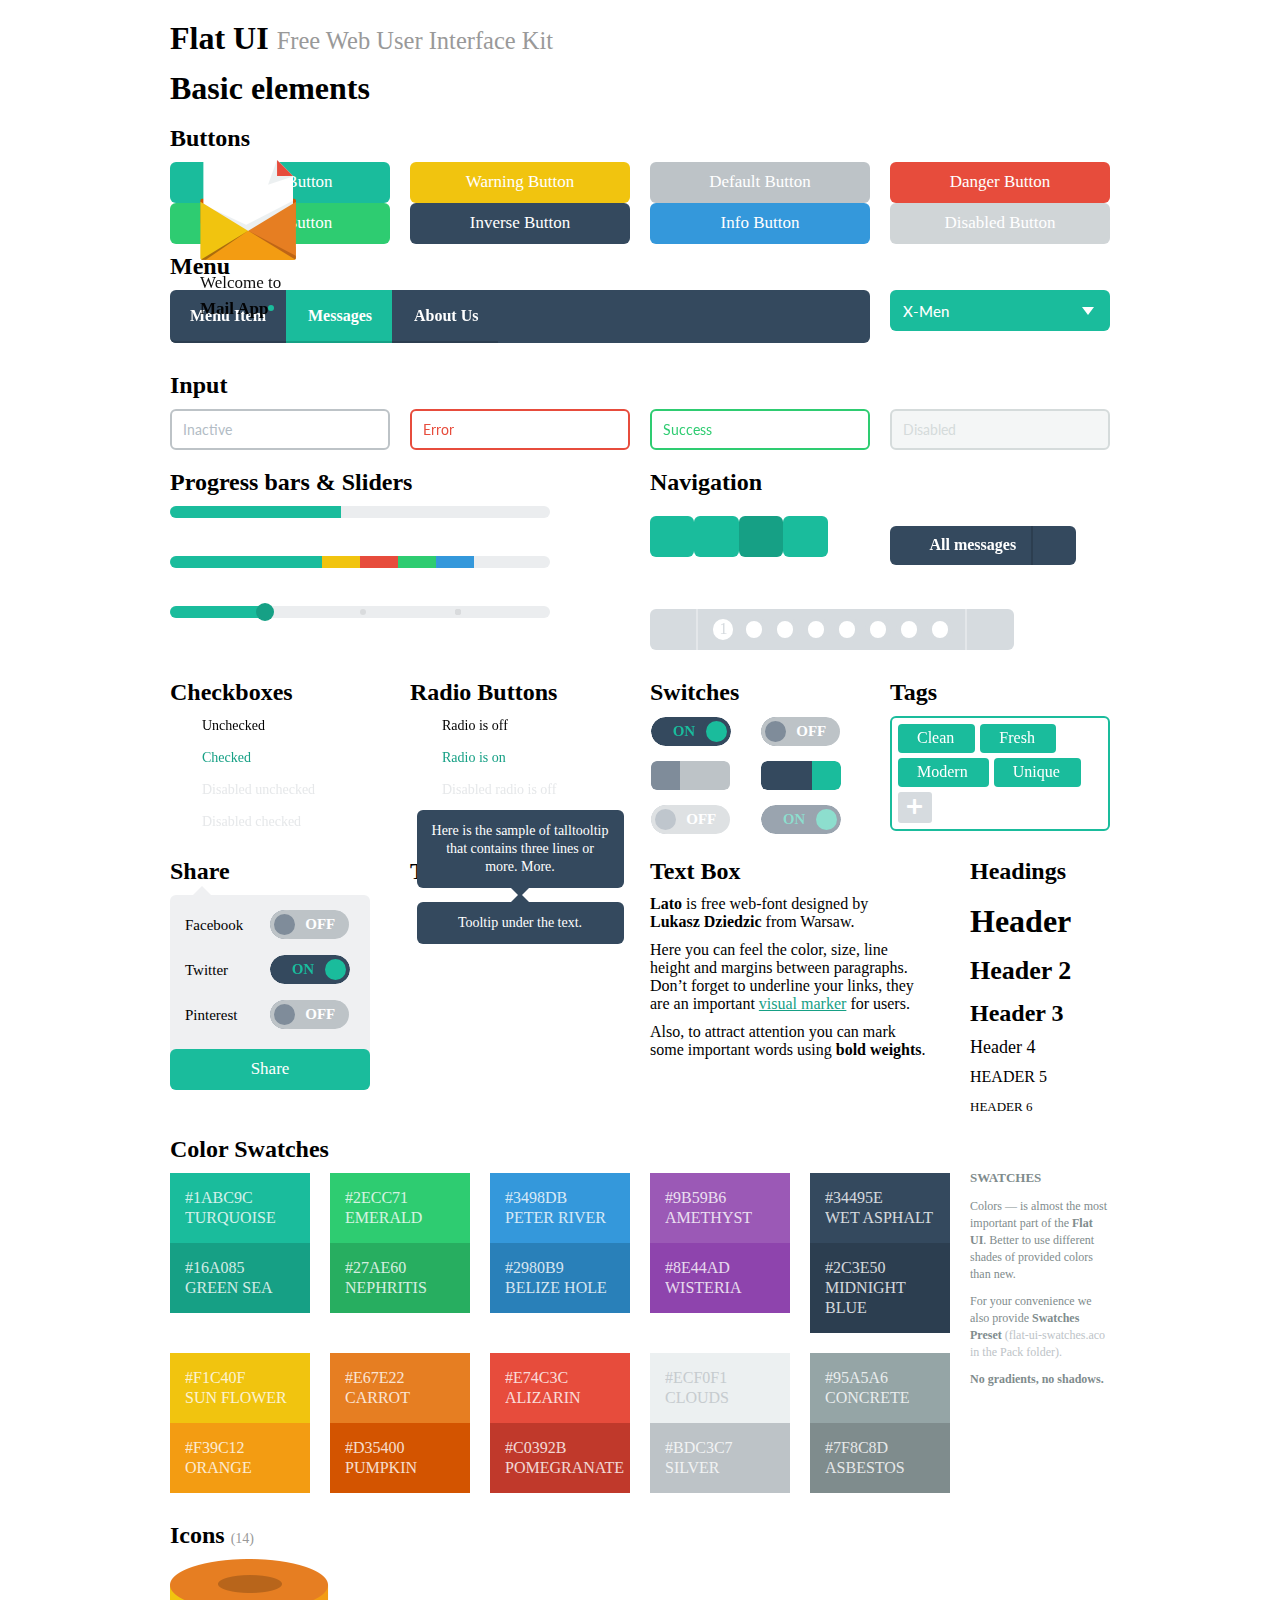
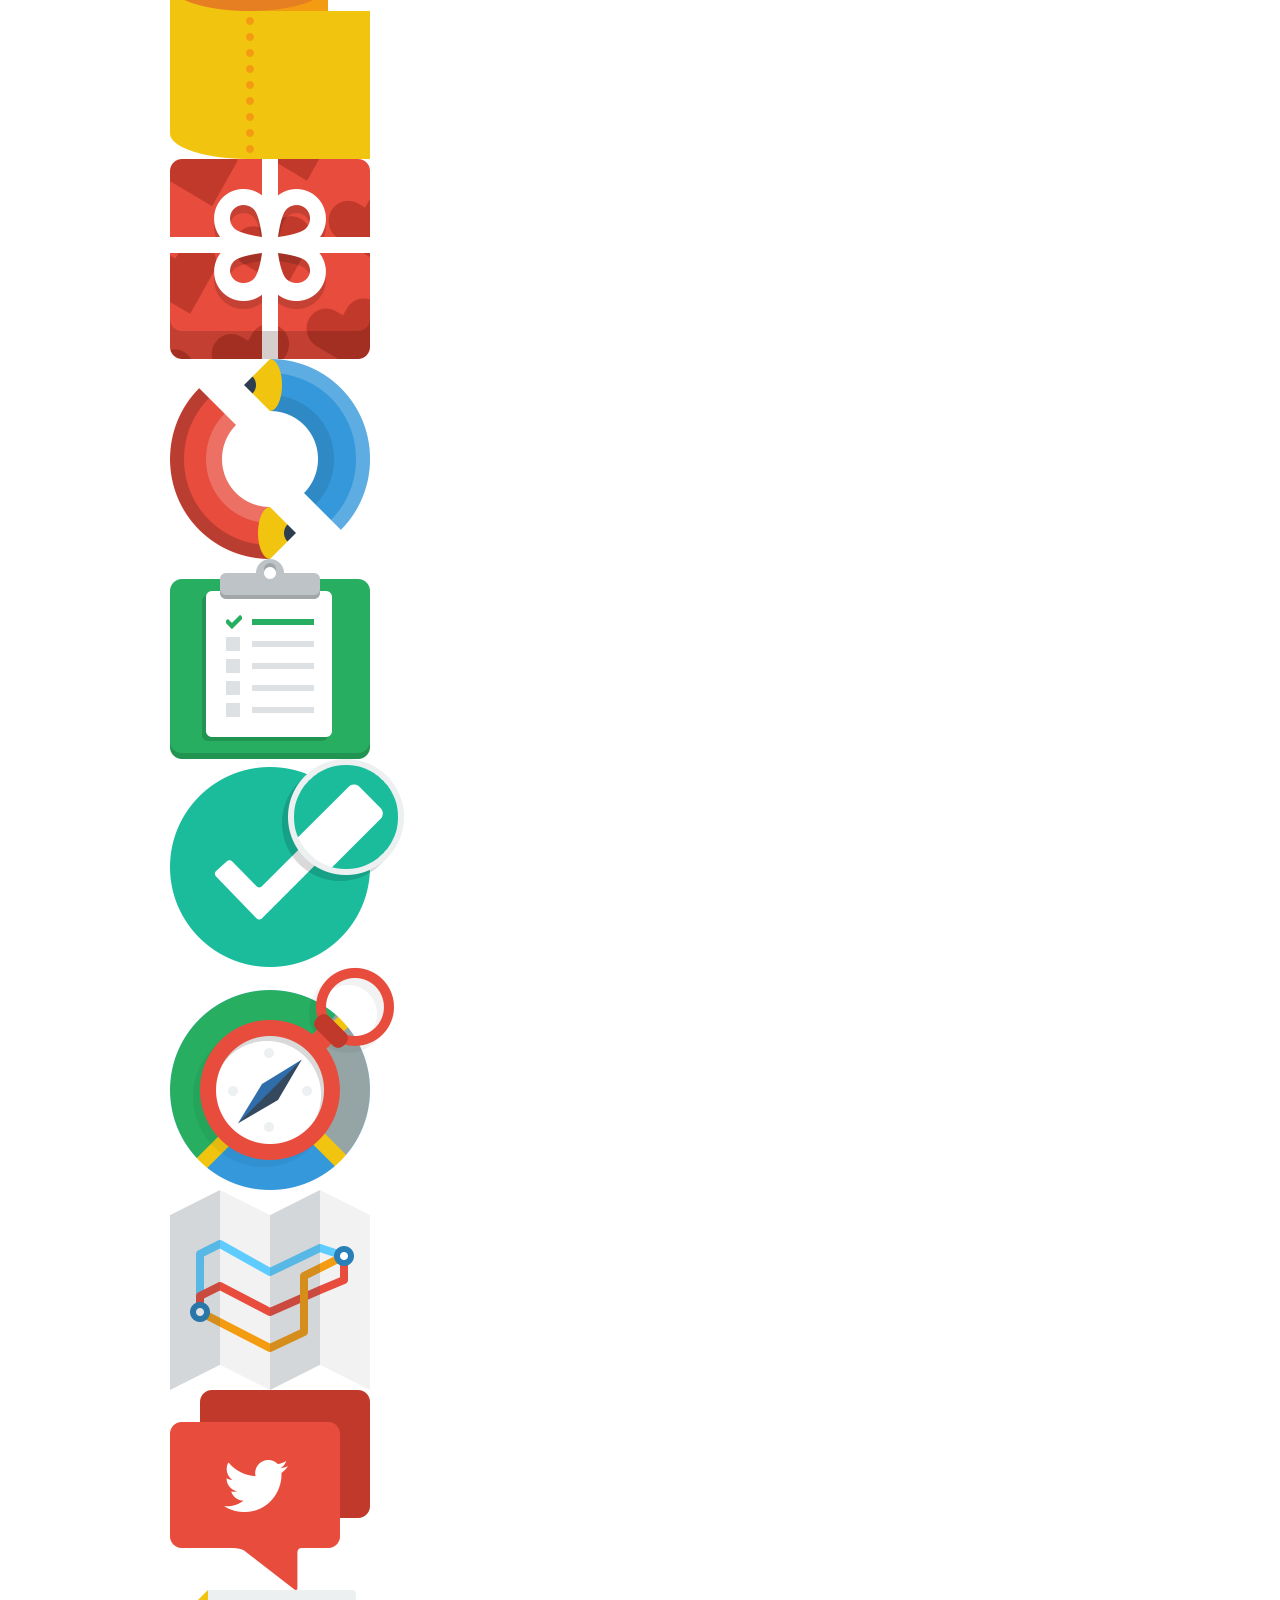
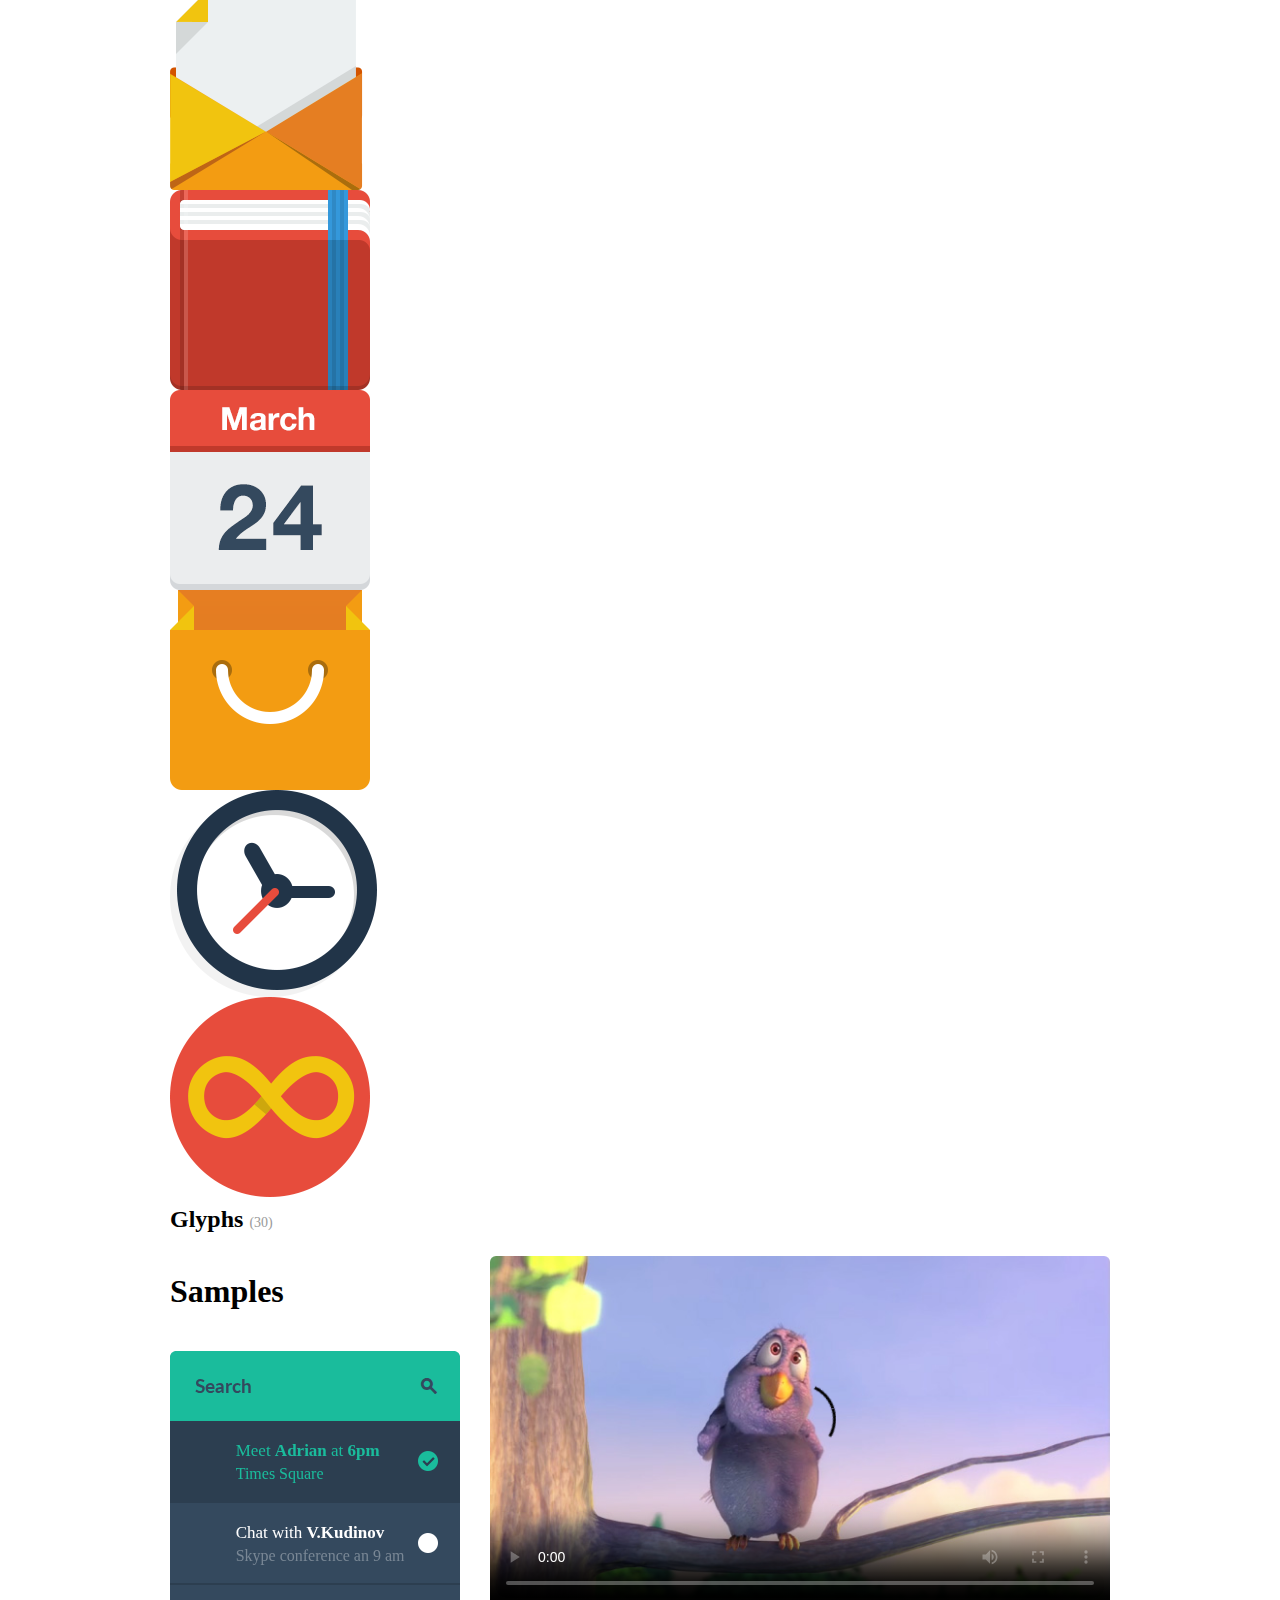
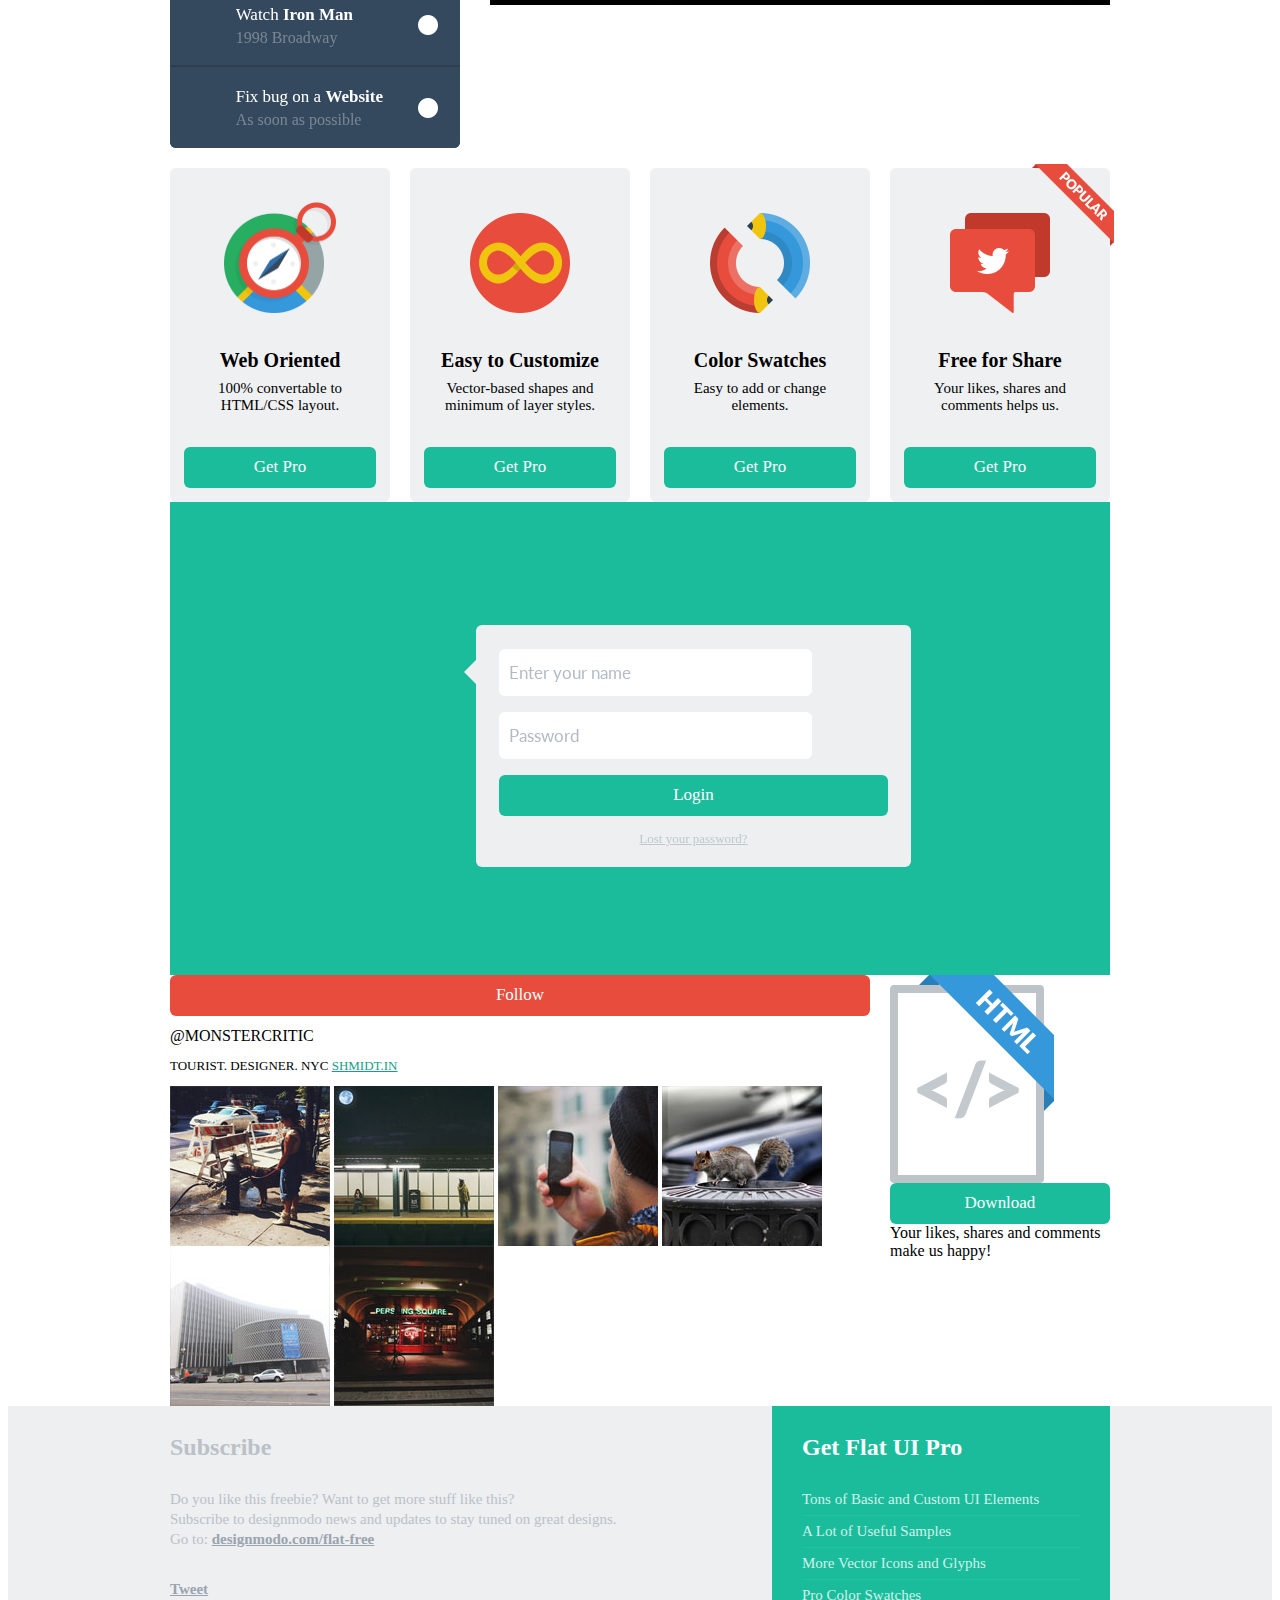
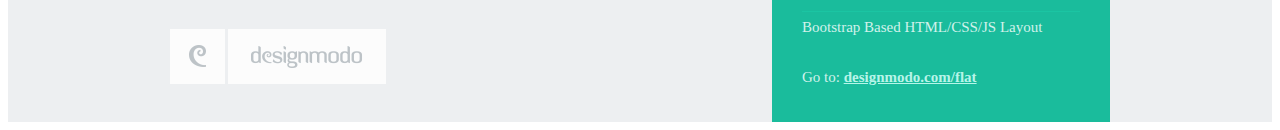
<file: footer/index.html>
<!DOCTYPE html>
<html lang="en">
  <head>
    <meta charset="utf-8">
    <title>Flat UI Kit - HTML/PSD Design Framework</title>
    <meta name="viewport" content="width=device-width, initial-scale=1.0">

    <!-- Loading Bootstrap -->
    <link href="bootstrap/css/bootstrap.css" rel="stylesheet">

    <!-- Loading Flat UI -->
    <link href="css/flat-ui.css" rel="stylesheet">

    <link rel="shortcut icon" href="images/favicon.ico">

    <!-- HTML5 shim, for IE6-8 support of HTML5 elements. All other JS at the end of file. -->
    <!--[if lt IE 9]>
      <script src="js/html5shiv.js"></script>
    <![endif]-->
  </head>
  <body>
    <div class="container">
      <div class="demo-headline">
        <h1 class="demo-logo">
          <div class="logo"></div>
          Flat UI
          <small>Free Web User Interface Kit</small>
        </h1>
      </div> <!-- /demo-headline -->

      <h1>Basic elements</h1>
      <h3 class="demo-panel-title">Buttons</h3>

      <div class="row demo-row">
        <div class="span3">
          <a href="#fakelink" class="btn btn-large btn-block btn-primary">Primary Button</a>
        </div>
        <div class="span3">
          <a href="#fakelink" class="btn btn-large btn-block btn-warning">Warning Button</a>
        </div>
        <div class="span3">
          <a href="#fakelink" class="btn btn-block btn-large">Default Button</a>
        </div>
        <div class="span3">
          <a href="#fakelink" class="btn btn-large btn-block btn-danger">Danger Button</a>
        </div>
      </div> <!-- /row -->

      <div class="row demo-row">
        <div class="span3">
          <a href="#fakelink" class="btn btn-large btn-block btn-success">Success Button</a>
        </div>
        <div class="span3">
          <a href="#fakelink" class="btn btn-large btn-block btn-inverse">Inverse Button</a>
        </div>
        <div class="span3">
          <a href="#fakelink" class="btn btn-large btn-block btn-info">Info Button</a>
        </div>
        <div class="span3">
          <a href="#fakelink" class="btn btn-large btn-block disabled">Disabled Button</a>
        </div>
      </div> <!-- /row -->

      <h3 class="demo-panel-title">Menu</h3>
      <div class="row demo-row">
        <div class="span9">
          <div class="navbar navbar-inverse">
            <div class="navbar-inner">
              <div class="container">
                <button type="button" class="btn btn-navbar" data-toggle="collapse" data-target="#nav-collapse-01"></button>
                <div class="nav-collapse collapse" id="nav-collapse-01">
                  <ul class="nav">
                    <li>
                      <a href="#fakelink">
                        Menu Item
                        <span class="navbar-unread">1</span>
                      </a>
                    </li>
                    <li class="active">
                      <a href="#fakelink">
                        Messages
                        <span class="navbar-unread">1</span>
                      </a>
                      <ul>
                        <li><a href="#fakelink">Element One</a></li>
                        <li>
                          <a href="#fakelink">Sub menu</a>
                          <ul>
                            <li><a href="#fakelink">Element One</a></li>
                            <li><a href="#fakelink">Element Two</a></li>
                            <li><a href="#fakelink">Element Three</a></li>
                          </ul> <!-- /Sub menu -->
                        </li>
                        <li><a href="#fakelink">Element Three</a></li>
                      </ul> <!-- /Sub menu -->
                    </li>
                    <li>
                      <a href="#fakelink">
                        About Us
                      </a>
                    </li>
                  </ul>
                </div><!--/.nav -->
              </div>
            </div>
          </div>
        </div>
        <div class="span3">
          <select name="herolist" value="X-Men" class="select-block span3">
            <option value="0">Choose hero</option>
            <option value="1">Spider Man</option>
            <option value="2">Wolverine</option>
            <option value="3">Captain America</option>
            <option value="X-Men" selected="selected">X-Men</option>
            <option value="Crocodile">Crocodile</option>
          </select>
        </div>
      </div> <!-- /row -->

      <h3 class="demo-panel-title">Input</h3>
      <div class="row">
        <div class="span3">
          <input type="text" value="" placeholder="Inactive" class="span3" />
        </div>
        <div class="span3">
          <div class="control-group error">
            <input type="text" value="Error" class="span3" />
          </div>
        </div>
        <div class="span3">
          <div class="control-group success">
            <input type="text" value="Success" class="span3" />
            <i class="input-icon fui-check-inverted"></i>
          </div>
        </div>
        <div class="span3">
          <input type="text" value="Disabled" disabled="disabled" class="span3" />
        </div>
      </div> <!-- /row -->

      <div class="row">
        <div class="span5">
          <h3 class="demo-panel-title">Progress bars &amp; Sliders</h3>
          <div class="progress">
            <div class="bar" style="width: 45%;"></div>
          </div>
          <br/>
          <div class="progress">
            <div class="bar" style="width: 40%;"></div>
            <div class="bar bar-warning" style="width: 10%;"></div>
            <div class="bar bar-danger" style="width: 10%;"></div>
            <div class="bar bar-success" style="width: 10%;"></div>
            <div class="bar bar-info" style="width: 10%;"></div>
          </div>
          <br/>
          <div id="slider" class="ui-slider">
            <div class="ui-slider-segment"></div>
            <div class="ui-slider-segment"></div>
            <div class="ui-slider-segment"></div>
          </div>
        </div> <!-- /sliders -->

        <div class="span6 offset1">
          <h3 class="demo-panel-title">Navigation</h3>
          <div class="row demo-navigation">
            <div class="span3">
              <div class="btn-toolbar">
                <div class="btn-group">
                  <a class="btn btn-primary" href="#fakelink"><i class="fui-time"></i></a>
                  <a class="btn btn-primary" href="#fakelink"><i class="fui-photo"></i></a>
                  <a class="btn btn-primary active" href="#fakelink"><i class="fui-heart"></i></a>
                  <a class="btn btn-primary" href="#fakelink"><i class="fui-eye"></i></a>
                </div>
              </div> <!-- /toolbar -->
            </div>
            <div class="span3 demo-pager">
              <ul class="pager">
                <li class="previous">
                  <a href="#fakelink">
                    <i class="fui-arrow-left"></i>
                    <span>All messages</span>
                  </a>
                </li>
                <li class="next">
                  <a href="#fakelink">
                    <i class="fui-arrow-right"></i>
                  </a>
                </li>
              </ul> <!-- /pager -->
            </div>
          </div> <!-- /demo-navigation -->

          <div class="pagination">
            <ul>
              <li class="previous"><a href="#fakelink" class="fui-arrow-left"></a></li>
              <li class="active"><a href="#fakelink">1</a></li>
              <li><a href="#fakelink">2</a></li>
              <li><a href="#fakelink">3</a></li>
              <li><a href="#fakelink">4</a></li>
              <li><a href="#fakelink">5</a></li>
              <li><a href="#fakelink">6</a></li>
              <li><a href="#fakelink">7</a></li>
              <li><a href="#fakelink">8</a></li>
              <li class="next"><a href="#fakelink" class="fui-arrow-right"></a></li>
            </ul>
          </div> <!-- /pagination -->
        </div> <!-- /navigation -->
      </div> <!-- /row -->

      <div class="row">
        <div class="span3">
          <h3 class="demo-panel-title">Checkboxes</h3>
          <label class="checkbox" for="checkbox1">
            <input type="checkbox" value="" id="checkbox1" data-toggle="checkbox">
            Unchecked
          </label>
          <label class="checkbox" for="checkbox2">
            <input type="checkbox" checked="checked" value="" id="checkbox2" data-toggle="checkbox" checked="">
            Checked
          </label>
          <label class="checkbox" for="checkbox3">
            <input type="checkbox" value="" id="checkbox3" data-toggle="checkbox" disabled="">
            Disabled unchecked
          </label>
          <label class="checkbox" for="checkbox4">
            <input type="checkbox" checked="checked" value="" id="checkbox4" data-toggle="checkbox" disabled="" checked="">
            Disabled checked
          </label>
        </div> <!-- /checkboxes span3 -->

        <div class="span3">
          <h3 class="demo-panel-title">Radio Buttons</h3>
          <label class="radio">
            <input type="radio" name="optionsRadios" id="optionsRadios1" value="option1" data-toggle="radio">
            Radio is off
          </label>
          <label class="radio">
            <input type="radio" name="optionsRadios" id="optionsRadios2" value="option1" data-toggle="radio" checked="">
            Radio is on
          </label>

          <label class="radio">
            <input type="radio" name="optionsRadiosDisabled" id="optionsRadios3" value="option2" data-toggle="radio" disabled="">
            Disabled radio is off
          </label>
          <label class="radio">
            <input type="radio" name="optionsRadiosDisabled" id="optionsRadios4" value="option2" data-toggle="radio" checked="" disabled="">
            Disabled radio is on
          </label>
        </div> <!-- /radios span3 -->

        <div class="span3">
          <h3 class="demo-panel-title">Switches</h3>

          <table width="100%">
            <tr>
              <td width="50%" class="pbm">
                <input type="checkbox" checked="" data-toggle="switch" />
              </td>

              <td class="pbm">
                <input type="checkbox" data-toggle="switch" />
              </td>
            </tr>
            <tr>
              <td class="pbm">
                <div class="switch switch-square"
                  data-on-label="<i class='fui-check'></i>"
                  data-off-label="<i class='fui-cross'></i>">
                  <input type="checkbox" />
                </div>
              </td>

              <td class="pbm">
                <div class="switch switch-square"
                  data-on-label="<i class='fui-check'></i>"
                  data-off-label="<i class='fui-cross'></i>">
                  <input type="checkbox" checked="" />
                </div>
              </td>
            </tr>
            <tr>
              <td>
                <input type="checkbox" disabled data-toggle="switch" />
              </td>

              <td>
                <input type="checkbox" checked disabled data-toggle="switch" />
              </td>
            </tr>
          </table>
        </div> <!-- /toggles span3 -->

        <div class="span3">
          <h3 class="demo-panel-title">Tags</h3>
          <input name="tagsinput" id="tagsinput" class="tagsinput" value="Clean,Fresh,Modern,Unique" />
        </div>
      </div> <!-- /row -->

      <div class="row">
        <div class="span3">
          <h3 class="demo-panel-title">Share</h3>
          <div class="share mrl">
            <ul>
              <li>
                <label class="share-label" for="share-toggle2">Facebook</label>
                <input type="checkbox" data-toggle="switch" />
              </li>
              <li>
                <label class="share-label" for="share-toggle4">Twitter</label>
                <input type="checkbox" checked="" data-toggle="switch" />
              </li>
              <li>
                <label class="share-label" for="share-toggle6">Pinterest</label>
                <input type="checkbox" data-toggle="switch" />
              </li>
            </ul>
            <a href="#" class="btn btn-primary btn-block btn-large">Share</a>
          </div> <!-- /share -->
        </div>

        <div class="span3">
          <div class="demo-tooltips">
            <h3 class="demo-panel-title">Tooltips</h3>
            <p align="center" data-toggle="tooltip" data-placement="bottom" title="Tooltip under the text."></p>
            <p align="center" data-toggle="tooltip" title="Here is the sample of talltooltip that contains three lines or more. More."></p>
          </div>
        </div> <!-- /span3 with tooltips -->

        <div class="span4">
          <div class="demo-text-box prl">
            <h3 class="demo-panel-title">Text Box</h3>
            <p><strong>Lato</strong> is free web-font designed by <strong>Lukasz&nbsp;Dziedzic</strong> from Warsaw.</p>
            <p>Here you can feel the color, size, line height and margins between paragraphs. Don’t forget to underline 
              your links, they are an important <a href="#">visual marker</a> for users.</p>
            <p>Also, to attract attention you can mark some&nbsp;important words using <strong>bold weights</strong>.</p>
          </div>
        </div> <!-- /text box -->

        <div class="span2">
          <h3 class="demo-panel-title demo-headings">Headings</h3>
          <h1>Header</h1>
          <h2>Header 2</h2>
          <h3>Header 3</h3>
          <h4>Header 4</h4>
          <h5>Header 5</h5>
          <h6>Header 6</h6>
        </div> <!-- /headings -->
      </div> <!-- /row -->

      <h3 class="demo-panel-title">Color Swatches</h3>
      <div class="row">
        <div class="span10">          
          <div class="row mbl">
            <div class="span2">
              <dl class="palette palette-turquoise">
                <dt>#1abc9c</dt>
                <dd>Turquoise</dd>
              </dl>
              <dl class="palette palette-green-sea">
                <dt>#16a085</dt>
                <dd>Green sea</dd>
              </dl>
            </div>

            <div class="span2">
              <dl class="palette palette-emerald">
                <dt>#2ecc71</dt>
                <dd>Emerald</dd>
              </dl>
              <dl class="palette palette-nephritis">
                <dt>#27ae60</dt>
                <dd>Nephritis</dd>
              </dl>
            </div>

            <div class="span2">
              <dl class="palette palette-peter-river">
                <dt>#3498db</dt>
                <dd>Peter river</dd>
              </dl>
              <dl class="palette palette-belize-hole">
                <dt>#2980b9</dt>
                <dd>Belize hole</dd>
              </dl>
            </div>

            <div class="span2">
              <dl class="palette palette-amethyst">
                <dt>#9b59b6</dt>
                <dd>Amethyst</dd>
              </dl>
              <dl class="palette palette-wisteria">
                <dt>#8e44ad</dt>
                <dd>Wisteria</dd>
              </dl>
            </div>

            <div class="span2">
              <dl class="palette palette-wet-asphalt">
                <dt>#34495e</dt>
                <dd>Wet asphalt</dd>
              </dl>
              <dl class="palette palette-midnight-blue">
                <dt>#2c3e50</dt>
                <dd>Midnight blue</dd>
              </dl>
            </div>
          </div> <!-- /color swatches -->

          <div class="row mbl">
            <div class="span2">
              <dl class="palette palette-sun-flower">
                <dt>#f1c40f</dt>
                <dd>Sun flower</dd>
              </dl>
              <dl class="palette palette-orange">
                <dt>#f39c12</dt>
                <dd>Orange</dd>
              </dl>
            </div>

            <div class="span2">
              <dl class="palette palette-carrot">
                <dt>#e67e22</dt>
                <dd>Carrot</dd>
              </dl>
              <dl class="palette palette-pumpkin">
                <dt>#d35400</dt>
                <dd>Pumpkin</dd>
              </dl>
            </div>

            <div class="span2">
              <dl class="palette palette-alizarin">
                <dt>#e74c3c</dt>
                <dd>Alizarin</dd>
              </dl>
              <dl class="palette palette-pomegranate">
                <dt>#c0392b</dt>
                <dd>Pomegranate</dd>
              </dl>
            </div>

            <div class="span2">
              <dl class="palette palette-clouds">
                <dt>#ecf0f1</dt>
                <dd>Clouds</dd>
              </dl>
              <dl class="palette palette-silver">
                <dt>#bdc3c7</dt>
                <dd>Silver</dd>
              </dl>
            </div>

            <div class="span2">
              <dl class="palette palette-concrete">
                <dt>#95a5a6</dt>
                <dd>Concrete</dd>
              </dl>
              <dl class="palette palette-asbestos">
                <dt>#7f8c8d</dt>
                <dd>Asbestos</dd>
              </dl>
            </div>
          </div> <!-- /color swatches -->
        </div>

        <div class="span2">
          <h6 class="palette-headline">SWATCHES</h6>
          <p class="palette-paragraph">
            Colors &mdash; is almost the most important part of the <strong>Flat UI</strong>. Better to use different shades of provided colors than new.
          </p>
          <p class="palette-paragraph">
            For your convenience we also provide <strong>Swatches Preset</strong> <span>(flat&#8209;ui&#8209;swatches.aco in the Pack folder).</span>
          </p>
          <p class="palette-paragraph">
            <strong>No gradients, no shadows.</strong>
          </p>
        </div> <!-- /swatches desc -->
      </div> <!-- /swatches row -->

      <h3 class="demo-panel-title">Icons <small>(14)</small></h3>
      <div class="demo-illustrations">
        <div class="demo-content">
          <div><img src="images/icons/Toilet-Paper@2x.png" alt="Toilet-Paper"></div>          
          <div><img src="images/icons/Gift-Box@2x.png" alt="Gift-Box"></div>
          <div><img src="images/icons/Pensils@2x.png" alt="Pensils"></div>
          <div><img src="images/icons/Clipboard@2x.png" alt="Clipboard"></div>
          <div><img src="images/icons/Retina-Ready@2x.png" alt="Retina-Ready"></div>
          <div><img src="images/icons/Compas@2x.png" alt="Compas"></div>
          <div><img src="images/icons/Map@2x.png" alt="Map"></div>
          <div><img src="images/icons/Chat@2x.png" alt="Chat"></div>
          <div><img src="images/icons/Mail@2x.png" alt="Mail"></div>
          <div><img src="images/icons/Book@2x.png" alt="Book"></div>
          <div><img src="images/icons/Calendar@2x.png" alt="Calendar"></div>
          <div><img src="images/icons/Pocket@2x.png" alt="Pocket"></div>
          <div><img src="images/icons/Watches@2x.png" alt="Watches"></div>
          <div><img src="images/icons/Infinity-Loop@2x.png" alt="Infinity-Loop"></div>
        </div>
      </div>


      <h3 class="demo-panel-title">Glyphs <small>(30)</small></h3>
      <div class="demo-icons">        
        <div class="demo-content">
          <span class="fui-arrow-right"></span>
          <span class="fui-arrow-left"></span>
          <span class="fui-cmd"></span>
          <span class="fui-check-inverted"></span>
          <span class="fui-heart"></span>
          <span class="fui-location"></span>
          <span class="fui-plus"></span>
          <span class="fui-check"></span>
          <span class="fui-cross"></span>
          <span class="fui-list"></span>
          <span class="fui-new"></span>
          <span class="fui-video"></span>
          <span class="fui-photo"></span>
          <span class="fui-volume"></span>
          <span class="fui-time"></span>
          <span class="fui-eye"></span>
          <span class="fui-chat"></span>
          <span class="fui-search"></span>
          <span class="fui-user"></span>
          <span class="fui-mail"></span>
          <span class="fui-lock"></span>
          <span class="fui-gear"></span>
          <span class="fui-radio-unchecked"></span>
          <span class="fui-radio-checked"></span>
          <span class="fui-checkbox-unchecked"></span>
          <span class="fui-checkbox-checked"></span>
          <span class="fui-calendar-solid"></span>
          <span class="fui-pause"></span>
          <span class="fui-play"></span>
          <span class="fui-check-inverted-2"></span>
        </div>
      </div> <!-- /icon font row -->

      <h1 class="mbl pbl">Samples</h1>
      <div class="row demo-samples">
        <div class="span4">
          <div class="todo mrm">
            <div class="todo-search">
              <input class="todo-search-field" type="search" value="" placeholder="Search" />
            </div>
            <ul>
              <li class="todo-done">
                <div class="todo-icon fui-user"></div>
                <div class="todo-content">
                  <h4 class="todo-name">
                    Meet <strong>Adrian</strong> at <strong>6pm</strong>
                  </h4>
                  Times Square
                </div>
              </li>

              <li>
                <div class="todo-icon fui-list"></div>
                <div class="todo-content">
                  <h4 class="todo-name">
                    Chat with <strong>V.Kudinov</strong>
                  </h4>
                  Skype conference an 9 am
                </div>
              </li>

              <li>
                <div class="todo-icon fui-eye"></div>
                <div class="todo-content">
                  <h4 class="todo-name">
                    Watch <strong>Iron Man</strong>
                  </h4>
                  1998 Broadway
                </div>
              </li>

              <li>
                <div class="todo-icon fui-time"></div>
                <div class="todo-content">
                  <h4 class="todo-name">
                    Fix bug on a <strong>Website</strong>
                  </h4>
                  As soon as possible
                </div>
              </li>
            </ul>
          </div>
        </div> <!-- /todo list -->

        <div class="span8 demo-video">
          <!--[if !IE]> -->
            <video class="video-js" controls
              preload="auto" width="620" height="349" poster="images/video/poster.jpg" data-setup="{}">
              <source src="http://iurevych.github.com/Flat-UI-videos/big_buck_bunny.mp4" type="video/mp4">
              <source src="http://iurevych.github.com/Flat-UI-videos/big_buck_bunny.webm" type="video/webm">
            </video>
          <!-- <![endif]-->

          <!--[if IE]>
            <video class="video-js" controls
              preload="auto" width="620" height="256" poster="http://video-js.zencoder.com/oceans-clip.jpg" data-setup="{}">
              <source src="http://video-js.zencoder.com/oceans-clip.mp4" type='video/mp4'/>
              <source src="http://video-js.zencoder.com/oceans-clip.webm" type='video/webm'/>
            </video>
          <![endif]-->
        </div> <!-- /video -->
      </div>

      <div class="row demo-tiles">
        <div class="span3">
          <div class="tile">
            <img src="images/icons/Compas@2x.png" alt="Compas@2x" class="tile-image big-illustration">
            <h3 class="tile-title">Web Oriented</h3>
            <p>100% convertable to HTML/CSS layout.</p>
            <a class="btn btn-primary btn-large btn-block" href="http://designmodo.com/flat">Get Pro</a>
          </div>
        </div>

        <div class="span3">
          <div class="tile">
            <img src="images/icons/Infinity-Loop@2x.png" alt="Infinity-Loop@2x" class="tile-image">
            <h3 class="tile-title">Easy to Customize</h3>
            <p>Vector-based shapes and minimum of layer styles.</p>
            <a class="btn btn-primary btn-large btn-block" href="http://designmodo.com/flat">Get Pro</a>
          </div>
        </div>

        <div class="span3">
          <div class="tile">
            <img src="images/icons/Pensils@2x.png" alt="Pensils@2x" class="tile-image">
            <h3 class="tile-title">Color Swatches</h3>
            <p>Easy to add or change elements. </p>
            <a class="btn btn-primary btn-large btn-block" href="http://designmodo.com/flat">Get Pro</a>
          </div>
        </div>

        <div class="span3">
          <div class="tile tile-hot">
            <img src="images/icons/Chat@2x.png" alt="Chat@2x" class="tile-image">
            <h3 class="tile-title">Free for Share</h3>
            <p>Your likes, shares and comments helps us.</p>
            <a class="btn btn-primary btn-large btn-block" href="http://designmodo.com/flat">Get Pro</a>
          </div>

        </div>
      </div> <!-- /tiles -->

      <div class="login">
        <div class="login-screen">
          <div class="login-icon">
            <img src="images/login/icon.png" alt="Welcome to Mail App" />
            <h4>Welcome to <small>Mail App</small></h4>
          </div>

          <div class="login-form">
            <div class="control-group">
              <input type="text" class="login-field" value="" placeholder="Enter your name" id="login-name" />
              <label class="login-field-icon fui-user" for="login-name"></label>
            </div>

            <div class="control-group">
              <input type="password" class="login-field" value="" placeholder="Password" id="login-pass" />
              <label class="login-field-icon fui-lock" for="login-pass"></label>
            </div>

            <a class="btn btn-primary btn-large btn-block" href="#">Login</a>
            <a class="login-link" href="#">Lost your password?</a>
          </div>
        </div>
      </div>

      <div class="row">
        <div class="span9">
          <div class="demo-browser">
            <div class="demo-browser-side">
              <div class="demo-browser-author"></div>
              <div class="demo-browser-action">
                <a class="btn btn-danger btn-large btn-block" href="http://twitter.com/monstercritic" target="_blank">
                  Follow
                </a>
              </div>
              <h5>@monstercritic</h5>
              <h6>
                Tourist. Designer. NYC
                <a href="http://shmidt.in" target="_blank">shmidt.in</a>
              </h6>
            </div>
            <div class="demo-browser-content">
              <img src="images/demo/browser-pic-1.jpg" alt="" />
              <img src="images/demo/browser-pic-2.jpg" alt="" />
              <img src="images/demo/browser-pic-3.jpg" alt="" />
              <img src="images/demo/browser-pic-4.jpg" alt="" />
              <img src="images/demo/browser-pic-5.jpg" alt="" />
              <img src="images/demo/browser-pic-6.jpg" alt="" />
            </div>
          </div>
        </div>

        <div class="span3">
          <div class="demo-download">
            <img src="images/demo/html-icon.png" src="Free PSD" />
          </div>

          <a href="https://github.com/designmodo/Flat-UI/archive/master.zip" class="btn btn-primary btn-large btn-block">Download</a>

          <p class="demo-download-text">Your likes, shares and comments make us happy!</p>
        </div>
      </div> <!-- /download area -->

    </div> <!-- /container -->

    <footer>
      <div class="container">
        <div class="row">
          <div class="span7">
            <h3 class="footer-title">Subscribe</h3>
            <p>Do you like this freebie? Want to get more stuff like this?<br/>
              Subscribe to designmodo news and updates to stay tuned on great designs.<br/>
              Go to: <a href="http://designmodo.com/flat-free" target="_blank">designmodo.com/flat-free</a>
            </p>

            <p class="pvl">
              <a href="https://twitter.com/share" class="twitter-share-button" data-url="http://designmodo.com/flat-free/" data-text="Flat UI Free - PSD&amp;HTML User Interface Kit" data-via="designmodo" data-size="large">Tweet</a>
              <script>!function(d,s,id){var js,fjs=d.getElementsByTagName(s)[0];if(!d.getElementById(id)){js=d.createElement(s);js.id=id;js.src="//platform.twitter.com/widgets.js";fjs.parentNode.insertBefore(js,fjs);}}(document,"script","twitter-wjs");</script>
            </p>

            <a class="footer-brand" href="http://designmodo.com" target="_blank">
              <img src="images/footer/logo.png" alt="Designmodo.com" />
            </a>
          </div> <!-- /span8 -->

          <div class="span5">
            <div class="footer-banner">
              <h3 class="footer-title">Get Flat UI Pro</h3>
              <ul>
                <li>Tons of Basic and Custom UI Elements</li>
                <li>A Lot of Useful Samples</li>
                <li>More Vector Icons and Glyphs</li>
                <li>Pro Color Swatches</li>
                <li>Bootstrap Based HTML/CSS/JS Layout</li>
              </ul>
              Go to: <a href="http://designmodo.com/flat" target="_blank">designmodo.com/flat</a>
            </div>
          </div>
        </div>
      </div>
    </footer>
    
    <!-- Load JS here for greater good =============================-->
    <script src="js/jquery-1.8.3.min.js"></script>
    <script src="js/jquery-ui-1.10.3.custom.min.js"></script>
    <script src="js/jquery.ui.touch-punch.min.js"></script>
    <script src="js/bootstrap.min.js"></script>
    <script src="js/bootstrap-select.js"></script>
    <script src="js/bootstrap-switch.js"></script>
    <script src="js/flatui-checkbox.js"></script>
    <script src="js/flatui-radio.js"></script>
    <script src="js/jquery.tagsinput.js"></script>
    <script src="js/jquery.placeholder.js"></script>
    <script src="js/jquery.stacktable.js"></script>
    <script src="http://vjs.zencdn.net/c/video.js"></script>
    <script src="js/application.js"></script>
  </body>
</html>
</file>
<file: footer/css/flat-ui.css>
@import url("https://fonts.googleapis.com/css?family=Lato:400,700,700italic,900,400italic,300");
@font-face {
  font-family: 'Flat-UI-Icons';
  src: url('../fonts/Flat-UI-Icons.eot');
  src: url('../fonts/Flat-UI-Icons.eot?#iefix') format('embedded-opentype'), url('../fonts/Flat-UI-Icons.woff') format('woff'), url('../fonts/Flat-UI-Icons.ttf') format('truetype'), url('../fonts/Flat-UI-Icons.svg#Flat-UI-Icons') format('svg');
  font-weight: normal;
  font-style: normal;
}
/* Use the following CSS code if you want to use data attributes for inserting your icons */
[data-icon]:before {
  font-family: 'Flat-UI-Icons';
  content: attr(data-icon);
  speak: none;
  font-weight: normal;
  font-variant: normal;
  text-transform: none;
  -webkit-font-smoothing: antialiased;
}
/* Use the following CSS code if you want to have a class per icon */
/*
Instead of a list of all class selectors,
you can use the generic selector below, but it's slower:
[class*="fui-"] {
*/
.fui-arrow-right,
.fui-arrow-left,
.fui-cmd,
.fui-check-inverted,
.fui-heart,
.fui-location,
.fui-plus,
.fui-check,
.fui-cross,
.fui-list,
.fui-new,
.fui-video,
.fui-photo,
.fui-volume,
.fui-time,
.fui-eye,
.fui-chat,
.fui-search,
.fui-user,
.fui-mail,
.fui-lock,
.fui-gear,
.fui-radio-unchecked,
.fui-radio-checked,
.fui-checkbox-unchecked,
.fui-checkbox-checked,
.fui-calendar-solid,
.fui-pause,
.fui-play,
.fui-check-inverted-2,
{
  display: inline-block;
  font-family: 'Flat-UI-Icons';
  speak: none;
  font-style: normal;
  font-weight: normal;
  font-variant: normal;
  text-transform: none;
  -webkit-font-smoothing: antialiased;
}
.fui-arrow-right:before {
  content: "\e02c";
}
.fui-arrow-left:before {
  content: "\e02d";
}
.fui-cmd:before {
  content: "\e02f";
}
.fui-check-inverted:before {
  content: "\e006";
}
.fui-heart:before {
  content: "\e007";
}
.fui-location:before {
  content: "\e008";
}
.fui-plus:before {
  content: "\e009";
}
.fui-check:before {
  content: "\e00a";
}
.fui-cross:before {
  content: "\e00b";
}
.fui-list:before {
  content: "\e00c";
}
.fui-new:before {
  content: "\e00d";
}
.fui-video:before {
  content: "\e00e";
}
.fui-photo:before {
  content: "\e00f";
}
.fui-volume:before {
  content: "\e010";
}
.fui-time:before {
  content: "\e011";
}
.fui-eye:before {
  content: "\e012";
}
.fui-chat:before {
  content: "\e013";
}
.fui-search:before {
  content: "\e01c";
}
.fui-user:before {
  content: "\e01d";
}
.fui-mail:before {
  content: "\e01e";
}
.fui-lock:before {
  content: "\e01f";
}
.fui-gear:before {
  content: "\e024";
}
.fui-radio-unchecked:before {
  content: "\e02b";
}
.fui-radio-checked:before {
  content: "\e032";
}
.fui-checkbox-unchecked:before {
  content: "\e033";
}
.fui-checkbox-checked:before {
  content: "\e034";
}
.fui-calendar-solid:before {
  content: "\e022";
}
.fui-pause:before {
  content: "\e03b";
}
.fui-play:before {
  content: "\e03c";
}
.fui-check-inverted-2:before {
  content: "\e000";
}

/* 62px */
/* 52px */
/* 40px */
/* 29px */
/* 28px */
/* 24px */
.inline-block {
  display: inline-block;
  zoom: 1;
  *display: inline;
}
.clearfix {
  *zoom: 1;
}
.clearfix:before,
.clearfix:after {
  display: table;
  content: "";
}
.clearfix:after {
  clear: both;
}
.drop-ie-gradient {
  filter: unquote("progid:DXImageTransform.Microsoft.gradient(enabled = false)");
}
.dropdown-arrow-inverse {
  border-bottom-color: #34495e !important;
  border-top-color: #34495e !important;
}

input,
button,
select,
textarea {
  font-family: "Lato", sans-serif;
  font-size: 14px;
}
a {
  color: #16a085;
  text-decoration: underline;
  -webkit-transition: 0.25s;
  -moz-transition: 0.25s;
  -o-transition: 0.25s;
  transition: 0.25s;
  -webkit-backface-visibility: hidden;
}
a:hover {
  color: #1abc9c;
  text-decoration: none;
}
h1 {
  font-size: 32px;
  font-weight: 900;
}
h2 {
  font-size: 26px;
  font-weight: 700;
  margin-bottom: 2px;
}
h3 {
  font-size: 24px;
  font-weight: 700;
  margin-bottom: 4px;
  margin-top: 2px;
}
h4 {
  font-size: 18px;
  font-weight: 500;
  margin-top: 4px;
}
h5 {
  font-size: 16px;
  font-weight: 500;
  text-transform: uppercase;
}
h6 {
  font-size: 13px;
  font-weight: 500;
  text-transform: uppercase;
}
.btn,
.btn-group > .btn,
.btn-group > .dropdown-menu,
.btn-group > .popover {
  font-size: 14.994px;
  /* 15px */

  font-weight: 500;
}
.btn, footer .e2ma_signup_form_button {
  border: none !important;
  background: #bdc3c7;
  color: #ffffff !important;
  padding: 9px 12px 10px !important;
  line-height: 22px !important;
  text-decoration: none !important;
  text-shadow: none !important;
  -webkit-border-radius: 6px !important;
  -moz-border-radius: 6px !important;
  border-radius: 6px !important;
  -webkit-box-shadow: none !important; 
  -moz-box-shadow: none !important;
  box-shadow: none !important;
  -webkit-transition: 0.25s;
  -moz-transition: 0.25s;
  -o-transition: 0.25s;
  transition: 0.25s;
  -webkit-backface-visibility: hidden;
}
.btn:hover,
.btn:focus,
.btn-group:focus .btn.dropdown-toggle {
  background-color: #cacfd2;
  color: #ffffff;
  outline: none;
  -webkit-transition: 0.25s;
  -moz-transition: 0.25s;
  -o-transition: 0.25s;
  transition: 0.25s;
  -webkit-backface-visibility: hidden;
}
.btn:active,
.btn-group.open .btn.dropdown-toggle,
.btn.active {
  background-color: #a1a6a9;
  color: rgba(255, 255, 255, 0.75);
  -webkit-box-shadow: none;
  -moz-box-shadow: none;
  box-shadow: none;
}
.btn.disabled,
.btn[disabled] {
  background-color: #bdc3c7;
  color: rgba(255, 255, 255, 0.75);
  -webkit-box-shadow: none;
  -moz-box-shadow: none;
  box-shadow: none;
  opacity: 0.7;
  filter: alpha(opacity=70);
}
.btn.btn-large {
  font-size: 16.996px;
  /* 17px */

  line-height: 20px;
  padding: 12px 18px 13px;
}
.btn.btn-large > [class^="fui-"] {
  top: 0;
}
.btn.btn-large > [class^="fui-"].pull-right {
  margin-right: -2px;
}
.btn.btn-primary {
  background-color: #1abc9c;
}
.btn.btn-primary:hover,
.btn.btn-primary:focus,
.btn-group:focus .btn.btn-primary.dropdown-toggle {
  background-color: #48c9b0;
}
.btn.btn-primary:active,
.btn-group.open .btn.btn-primary.dropdown-toggle,
.btn.btn-primary.active {
  background-color: #16a085;
}
.btn.btn-info {
  background-color: #3498db;
}
.btn.btn-info:hover,
.btn.btn-info:focus,
.btn-group:focus .btn.btn-info.dropdown-toggle {
  background-color: #5dade2;
}
.btn.btn-info:active,
.btn-group.open .btn.btn-info.dropdown-toggle,
.btn.btn-info.active {
  background-color: #2c81ba;
}
.btn.btn-danger {
  background-color: #e74c3c;
}
.btn.btn-danger:hover,
.btn.btn-danger:focus,
.btn-group:focus .btn.btn-danger.dropdown-toggle {
  background-color: #ec7063;
}
.btn.btn-danger:active,
.btn-group.open .btn.btn-danger.dropdown-toggle,
.btn.btn-danger.active {
  background-color: #c44133;
}
.btn.btn-success,#e2ma_signup_submit_button {
  background-color: #2ecc71;
}
.btn.btn-success:hover,
.btn.btn-success:focus,
.btn-group:focus .btn.btn-success.dropdown-toggle {
  background-color: #58d68d;
}
.btn.btn-success:active,
.btn-group.open .btn.btn-success.dropdown-toggle,
.btn.btn-success.active {
  background-color: #27ad60;
}
.btn.btn-warning {
  background-color: #f1c40f;
}
.btn.btn-warning:hover,
.btn.btn-warning:focus,
.btn-group:focus .btn.btn-warning.dropdown-toggle {
  background-color: #f5d313;
}
.btn.btn-warning:active,
.btn-group.open .btn.btn-warning.dropdown-toggle,
.btn.btn-warning.active {
  background-color: #cda70d;
}
.btn.btn-inverse {
  background-color: #34495e;
}
.btn.btn-inverse:hover,
.btn.btn-inverse:focus,
.btn-group:focus .btn.btn-inverse.dropdown-toggle {
  background-color: #415b76;
}
.btn.btn-inverse:active,
.btn-group.open .btn.btn-inverse.dropdown-toggle,
.btn.btn-inverse.active {
  background-color: #2c3e50;
}
.btn > [class^="fui-"] {
  margin: 0 4px;
  position: relative;
  top: 1px;
  vertical-align: top;
  display: inline-block;
  zoom: 1;
  *display: inline;
}
.btn > [class^="fui-"].pull-right {
  margin-right: 0px;
}
.btn-toolbar .btn.active {
  color: #ffffff;
}
.btn-toolbar .btn:first-child {
  -webkit-border-radius: 6px 0 0 6px;
  -moz-border-radius: 6px 0 0 6px;
  border-radius: 6px 0 0 6px;
}
.btn-toolbar .btn:last-child {
  -webkit-border-radius: 0 6px 6px 0;
  -moz-border-radius: 0 6px 6px 0;
  border-radius: 0 6px 6px 0;
}
.btn-toolbar .btn > [class^="fui-"] {
  font-size: 16px;
  top: 0;
}
.btn-tip {
  font-weight: 300;
  padding-left: 10px;
}
.btn-group > .btn {
  border-radius: 0;
  text-align: center;
}
.btn-group > .btn:active + .btn,
.btn-group > .btn.active + .btn {
  border-left-color: transparent;
}
.btn-group > .btn:first-of-type {
  border-top-left-radius: 6px;
  border-bottom-left-radius: 6px;
}
.btn-group > .btn:last-of-type {
  border-top-right-radius: 6px;
  border-bottom-right-radius: 6px;
}
.btn-group > .btn + .btn {
  margin-left: 0;
}
.btn-group > .btn + .dropdown-toggle {
  border-left: 2px solid rgba(52, 73, 94, 0.15);
  padding-left: 13px;
  padding-right: 13px;
  -webkit-box-shadow: none;
  -moz-box-shadow: none;
  box-shadow: none;
}
.btn-group > .btn + .dropdown-toggle .caret {
  margin-left: 3px;
  margin-right: 3px;
}
.btn-group > .btn.btn-huge + .dropdown-toggle .caret {
  margin-left: 7px;
  margin-right: 7px;
}
.btn-group > .btn.btn-small + .dropdown-toggle .caret {
  margin-left: 0;
  margin-right: 0;
}
.caret {
  border-left-width: 6px;
  border-right-width: 6px;
  border-top-width: 8px;
  border-bottom-color: #34495e;
  border-style: solid;
  border-bottom-style: none;
  border-top-color: #34495e;
  -webkit-transition: 0.25s;
  -moz-transition: 0.25s;
  -o-transition: 0.25s;
  transition: 0.25s;
  -webkit-backface-visibility: hidden;
  -webkit-transform: scale(1.001);
  -moz-transform: scale(1.001);
  -ms-transform: scale(1.001);
  -o-transform: scale(1.001);
  transform: scale(1.001);
}
.dropup .caret,
.dropup .btn-large .caret,
.navbar-fixed-bottom .dropdown .caret {
  border-bottom-width: 8px;
}
.btn-mini .caret,
.btn-small .caret,
.btn-large .caret {
  margin-top: 7px;
}
.btn-large .caret {
  border-top-width: 8px;
  border-right-width: 6px;
  border-left-width: 6px;
}
.navbar {
  font-size: 15.988px;
  /* 16px */

}
.navbar .brand {
  border-radius: 6px 0 0 6px;
  color: #526476;
  font-size: 23.996px;
  /* 24px */

  font-weight: 700;
  margin-left: 0;
  padding: 23px 28px 24px 32px;
  text-shadow: none;
}
.navbar .brand:hover,
.navbar .brand:focus {
  color: #1abc9c;
}
.navbar .brand[class*="fui-"] {
  font-weight: normal;
}
.navbar .nav {
  margin-right: 0;
}
.navbar .nav > li {
  position: relative;
}
.navbar .nav > li:hover > ul {
  opacity: 1;
  top: 100%;
  visibility: visible;
  z-index: 100;
  -webkit-transform: scale(1, 1);
  display: block\9;
}
.navbar .nav > li.active > a,
.navbar .nav > li.active > a:hover,
.navbar .nav > li.active > a:focus {
  background: none;
  color: #1abc9c;
  -webkit-box-shadow: none;
  -moz-box-shadow: none;
  box-shadow: none;
}
.navbar .nav > li > ul {
  padding-top: 13px;
  top: 80%;
}
.navbar .nav > li > ul:before {
  content: "";
  border-style: solid;
  border-width: 0 9px 9px 9px;
  border-color: transparent transparent #34495e transparent;
  height: 0;
  position: absolute;
  left: 15px;
  top: 5px;
  width: 0;
  -webkit-transform: rotate(360deg);
}
.navbar .nav > li > ul li:hover ul {
  opacity: 1;
  -webkit-transform: scale(1, 1);
  visibility: visible;
  display: block\9;
}
.navbar .nav > li > ul li ul {
  left: 100%;
}
.navbar .nav > li > a {
  color: #526476;
  font-weight: 700;
  font-size: 14.994px;
  /* 15px */

  padding: 29px 20px 27px;
  text-shadow: none;
  -webkit-transition: background-color .25s, color .25s, border-bottom-color .25s;
  -moz-transition: background-color .25s, color .25s, border-bottom-color .25s;
  -o-transition: background-color .25s, color .25s, border-bottom-color .25s;
  transition: background-color .25s, color .25s, border-bottom-color .25s;
  -webkit-backface-visibility: hidden;
}
.navbar .nav > li > a:hover,
.navbar .nav > li > a:focus {
  color: #1abc9c;
}
.navbar .nav > li > a[class*="fui-"] {
  font-size: 24px;
  font-weight: normal;
}
.navbar .nav > li > a > [class*="fui-"] {
  font-size: 24px;
  margin: -4px 0 0;
  position: relative;
  top: 4px;
}
.navbar .nav > li > a > [class*="fui-"] + * {
  margin-left: 12px;
}
.navbar .nav > li:first-child > a {
  -webkit-border-radius: 0 0 0 6px;
  -moz-border-radius: 0 0 0 6px;
  border-radius: 0 0 0 6px;
}
.navbar .nav ul {
  border-radius: 4px;
  left: 0;
  list-style-type: none;
  margin-left: 0;
  opacity: 0;
  position: absolute;
  top: 0;
  width: 234px;
  z-index: -100;
  -webkit-transform: scale(1, 0.99);
  -webkit-transform-origin: 0 0;
  visibility: hidden;
  -webkit-transition: 0.3s ease-out;
  -moz-transition: 0.3s ease-out;
  -o-transition: 0.3s ease-out;
  transition: 0.3s ease-out;
  -webkit-backface-visibility: hidden;
}
.navbar .nav ul ul {
  left: 95%;
  padding-left: 5px;
}
.navbar .nav ul li {
  background-color: #34495e;
  padding: 0 3px 3px;
  position: relative;
}
.navbar .nav ul li:first-child {
  border-radius: 6px 6px 0 0;
  padding-top: 3px;
}
.navbar .nav ul li:last-child {
  border-radius: 0 0 6px 6px;
}
.navbar .nav ul li.active > a,
.navbar .nav ul li.active > a:hover,
.navbar .nav ul li.active > a:focus {
  background-color: #1abc9c;
  color: #ffffff;
  padding-left: 9px;
  padding-right: 9px;
}
.navbar .nav ul li.active + li > a {
  padding-left: 9px;
  padding-right: 9px;
}
.navbar .nav ul a {
  border-radius: 2px;
  color: #ffffff;
  display: block;
  font-size: 14px;
  padding: 6px 9px;
  text-decoration: none;
}
.navbar .nav ul a:hover {
  background-color: #1abc9c;
}
.navbar .btn-navbar {
  background: none;
  border: none;
  color: #34495e;
  margin: 21px 15px 17px;
  text-shadow: none;
  -webkit-box-shadow: none;
  -moz-box-shadow: none;
  box-shadow: none;
}
.navbar .btn-navbar:hover,
.navbar .btn-navbar:focus {
  background: none;
  color: #1abc9c;
}
.navbar .btn-navbar:before {
  content: "\e00c";
  font-family: "Flat-UI-Icons";
  font-size: 21.994px;
  font-style: normal;
  font-weight: normal;
  -webkit-font-smoothing: antialiased;
}
.navbar .btn-navbar .icon-bar {
  display: none;
}
.navbar-inner {
  background: #eceef0;
  border: none;
  padding-left: 0;
  padding-right: 0;
  -webkit-border-radius: 6px;
  -moz-border-radius: 6px;
  border-radius: 6px;
  filter: unquote("progid:DXImageTransform.Microsoft.gradient(enabled = false)");
  -webkit-box-shadow: none;
  -moz-box-shadow: none;
  box-shadow: none;
}
.navbar-inverse {
  font-size: 16.996px;
  /* 17px */

}
.navbar-inverse .navbar-inner {
  background: #34495e;
  filter: unquote("progid:DXImageTransform.Microsoft.gradient(enabled = false)");
}
.navbar-inverse .brand {
  border-bottom: 2px solid #2c3e50;
  border-right: 2px solid #2c3e50;
  color: #ffffff;
  padding: 10px 28px 11px 32px;
}
.navbar-inverse .btn-navbar {
  color: #ffffff;
  margin: 7px 10px;
}
.navbar-inverse .nav > li:first-child.active > a {
  padding-left: 20px;
}
.navbar-inverse .nav > li:first-child > a {
  border-left: none;
}
.navbar-inverse .nav > li.active > a,
.navbar-inverse .nav > li.active > a:hover,
.navbar-inverse .nav > li.active > a:focus {
  background-color: #1abc9c;
  border-bottom-color: #16a085;
  border-left: none;
  color: #ffffff;
  padding-left: 22px;
  -webkit-box-shadow: none;
  -moz-box-shadow: none;
  box-shadow: none;
}
.navbar-inverse .nav > li.active + li > a {
  border-left: none;
  padding-left: 22px;
}
.navbar-inverse .nav > li > a {
  font-size: 16.002px;
  /* 16px */

  border-bottom: 2px solid #2c3e50;
  border-left: 2px solid #2c3e50;
  color: #ffffff;
  padding: 16px 20px 15px;
}
.navbar-inverse .nav.pull-right > li > a {
  border-radius: 0 6px 6px 0;
}
.navbar-unread,
.navbar-new {
  font-family: "Lato", sans-serif;
  background-color: #1abc9c;
  border-radius: 50%;
  color: #ffffff;
  font-size: 0;
  font-weight: 700;
  height: 6px;
  line-height: 14px;
  position: absolute;
  right: 12px;
  text-align: center;
  top: 28px;
  width: 6px;
  z-index: 10;
}
.active .navbar-unread,
.active .navbar-new {
  background-color: #ffffff;
  display: none;
}
.navbar-inverse .navbar-unread,
.navbar-inverse .navbar-new {
  top: 15px;
}
.navbar-new {
  background-color: #e74c3c;
  font-size: 12px;
  line-height: 17px;
  height: 18px;
  margin: -9px -1px;
  min-width: 16px;
  padding: 0 1px;
  width: auto;
  -webkit-font-smoothing: subpixel-antialiased;
}
.navbar.navbar-inverse .nav li.dropdown.open > .dropdown-toggle {
  background-color: #1abc9c;
  border-bottom-color: #16a085;
  color: #ffffff;
}
.navbar.navbar-inverse .nav li.dropdown.open > .dropdown-toggle .caret {
  border-bottom-color: #ffffff !important;
  border-top-color: #ffffff !important;
}
.navbar .nav li.dropdown.open > .dropdown-toggle {
  background: none;
  color: #1abc9c;
}
.navbar .nav li.dropdown.open > .dropdown-toggle .caret {
  border-bottom-color: #1abc9c !important;
  border-top-color: #1abc9c !important;
}
.navbar .nav li.dropdown.open .dropdown-menu {
  opacity: 1;
  top: 100%;
  visibility: visible;
  z-index: 1000;
  -webkit-transform: none;
}
.navbar .nav li.dropdown > .dropdown-toggle {
  outline: none;
}
.navbar .nav li.dropdown > .dropdown-toggle:hover .caret,
.navbar .nav li.dropdown > .dropdown-toggle:focus .caret {
  border-bottom-color: #1abc9c;
  border-top-color: #1abc9c;
}
.navbar .nav li.dropdown > .dropdown-toggle .caret {
  border-left-width: 6px;
  border-right-width: 6px;
  border-top-width: 8px;
  border-bottom-color: #4c6a89;
  border-top-color: #4c6a89;
  margin-left: 10px;
  margin-top: 7px;
}
.navbar .nav li.dropdown .dropdown-menu {
  background-color: #34495e;
  opacity: 0;
  padding: 0;
  visibility: hidden;
}
.navbar .nav li.dropdown .dropdown-menu:before {
  display: none;
}
.navbar .nav li.dropdown .dropdown-menu:after {
  border-bottom-color: #34495e;
}
.navbar .nav li.dropdown .dropdown-menu > li > a {
  border-radius: 3px;
  color: #ffffff;
  padding: 6px 8px 8px;
}
.navbar .nav li.dropdown .dropdown-menu .divider {
  background-color: #2c3e50;
  border-bottom: none;
  margin: 2px 0 5px;
  padding: 0;
  height: 2px;
}
.select {
  display: inline-block;
  margin-bottom: 10px;
}
[class*="span"] > .select[class*="span"] {
  margin-left: 0;
}
.select[class*="span"] .btn {
  width: 100%;
  -webkit-box-sizing: border-box;
  -moz-box-sizing: border-box;
  box-sizing: border-box;
}
.select.select-block {
  display: block;
  float: none;
  margin-left: 0;
  width: auto;
}
.select.select-block .btn {
  width: 100%;
  -webkit-box-sizing: border-box;
  -moz-box-sizing: border-box;
  box-sizing: border-box;
}
.select .btn {
  width: 220px;
}
.select .btn.btn-huge .filter-option {
  left: 20px;
  right: 40px;
  top: 16px;
}
.select .btn.btn-huge .caret {
  right: 20px;
}
.select .btn.btn-large .filter-option {
  left: 18px;
  right: 38px;
  top: 12px;
}
.select .btn.btn-small .filter-option {
  left: 13px;
  right: 33px;
  top: 7px;
}
.select .btn.btn-small .caret {
  right: 13px;
}
.select .btn.btn-mini .filter-option {
  left: 13px;
  right: 33px;
  top: 5px;
}
.select .btn.btn-mini .caret {
  right: 13px;
}
.select .btn .filter-option {
  height: 26px;
  left: 13px;
  overflow: hidden;
  position: absolute;
  right: 33px;
  text-align: left;
  top: 10px;
}
.select .btn .caret {
  position: absolute;
  right: 16px;
}
.select .btn .dropdown-toggle {
  -webkit-border-radius: 6px;
  -moz-border-radius: 6px;
  border-radius: 6px;
}
.select .btn .dropdown-menu {
  min-width: 100%;
  -webkit-box-sizing: border-box;
  -moz-box-sizing: border-box;
  box-sizing: border-box;
}
.select .btn .dropdown-menu dt {
  cursor: default;
  display: block;
  padding: 3px 20px;
}
.select .btn .dropdown-menu li:not(.disabled) > a:hover small {
  color: rgba(255, 255, 255, 0.004);
}
.select .btn .dropdown-menu li > a {
  min-height: 20px;
}
.select .btn .dropdown-menu li > a.opt {
  padding-left: 35px;
}
.select .btn .dropdown-menu li small {
  padding-left: 0.5em;
}
.select .btn .dropdown-menu li > dt small {
  font-weight: normal;
}
.select .btn > .disabled,
.select .btn .dropdown-menu li.disabled > a {
  cursor: default;
}
.select .caret {
  border-left-width: 6px;
  border-right-width: 6px;
  border-top-width: 8px;
  border-bottom-color: #ffffff;
  border-style: solid;
  border-bottom-style: none;
  border-top-color: #ffffff;
  -webkit-transition: 0.25s;
  -moz-transition: 0.25s;
  -o-transition: 0.25s;
  transition: 0.25s;
  -webkit-backface-visibility: hidden;
}
textarea,
input[type="text"],
input[type="password"],
input[type="datetime"],
input[type="datetime-local"],
input[type="date"],
input[type="month"],
input[type="time"],
input[type="week"],
input[type="number"],
input[type="email"],
input[type="url"],
input[type="search"],
input[type="tel"],
input[type="color"],
.uneditable-input {
  border: 2px solid #bdc3c7;
  color: #34495e;
  font-family: "Lato", sans-serif;
  font-size: 14px;
  padding: 8px 5px;
  height: 21px;
  text-indent: 6px;
  -webkit-appearance: none;
  -webkit-border-radius: 6px;
  -moz-border-radius: 6px;
  border-radius: 6px;
  -webkit-box-shadow: none;
  -moz-box-shadow: none;
  box-shadow: none;
  -webkit-transition: border .25s linear, color .25s linear;
  -moz-transition: border .25s linear, color .25s linear;
  -o-transition: border .25s linear, color .25s linear;
  transition: border .25s linear, color .25s linear;
  -webkit-backface-visibility: hidden;
}
textarea:-moz-placeholder,
input[type="text"]:-moz-placeholder,
input[type="password"]:-moz-placeholder,
input[type="datetime"]:-moz-placeholder,
input[type="datetime-local"]:-moz-placeholder,
input[type="date"]:-moz-placeholder,
input[type="month"]:-moz-placeholder,
input[type="time"]:-moz-placeholder,
input[type="week"]:-moz-placeholder,
input[type="number"]:-moz-placeholder,
input[type="email"]:-moz-placeholder,
input[type="url"]:-moz-placeholder,
input[type="search"]:-moz-placeholder,
input[type="tel"]:-moz-placeholder,
input[type="color"]:-moz-placeholder,
.uneditable-input:-moz-placeholder {
  color: #b2bcc5;
}
textarea::-webkit-input-placeholder,
input[type="text"]::-webkit-input-placeholder,
input[type="password"]::-webkit-input-placeholder,
input[type="datetime"]::-webkit-input-placeholder,
input[type="datetime-local"]::-webkit-input-placeholder,
input[type="date"]::-webkit-input-placeholder,
input[type="month"]::-webkit-input-placeholder,
input[type="time"]::-webkit-input-placeholder,
input[type="week"]::-webkit-input-placeholder,
input[type="number"]::-webkit-input-placeholder,
input[type="email"]::-webkit-input-placeholder,
input[type="url"]::-webkit-input-placeholder,
input[type="search"]::-webkit-input-placeholder,
input[type="tel"]::-webkit-input-placeholder,
input[type="color"]::-webkit-input-placeholder,
.uneditable-input::-webkit-input-placeholder {
  color: #b2bcc5;
}
textarea.placeholder,
input[type="text"].placeholder,
input[type="password"].placeholder,
input[type="datetime"].placeholder,
input[type="datetime-local"].placeholder,
input[type="date"].placeholder,
input[type="month"].placeholder,
input[type="time"].placeholder,
input[type="week"].placeholder,
input[type="number"].placeholder,
input[type="email"].placeholder,
input[type="url"].placeholder,
input[type="search"].placeholder,
input[type="tel"].placeholder,
input[type="color"].placeholder,
.uneditable-input.placeholder {
  color: #b2bcc5;
}
.control-group.focus textarea,
.control-group.focus input[type="text"],
.control-group.focus input[type="password"],
.control-group.focus input[type="datetime"],
.control-group.focus input[type="datetime-local"],
.control-group.focus input[type="date"],
.control-group.focus input[type="month"],
.control-group.focus input[type="time"],
.control-group.focus input[type="week"],
.control-group.focus input[type="number"],
.control-group.focus input[type="email"],
.control-group.focus input[type="url"],
.control-group.focus input[type="search"],
.control-group.focus input[type="tel"],
.control-group.focus input[type="color"],
.control-group.focus .uneditable-input,
textarea:focus,
input[type="text"]:focus,
input[type="password"]:focus,
input[type="datetime"]:focus,
input[type="datetime-local"]:focus,
input[type="date"]:focus,
input[type="month"]:focus,
input[type="time"]:focus,
input[type="week"]:focus,
input[type="number"]:focus,
input[type="email"]:focus,
input[type="url"]:focus,
input[type="search"]:focus,
input[type="tel"]:focus,
input[type="color"]:focus,
.uneditable-input:focus {
  border-color: #1abc9c;
  -webkit-box-shadow: none;
  -moz-box-shadow: none;
  box-shadow: none;
}
.row-fluid textarea,
.row-fluid input[type="text"],
.row-fluid input[type="password"],
.row-fluid input[type="datetime"],
.row-fluid input[type="datetime-local"],
.row-fluid input[type="date"],
.row-fluid input[type="month"],
.row-fluid input[type="time"],
.row-fluid input[type="week"],
.row-fluid input[type="number"],
.row-fluid input[type="email"],
.row-fluid input[type="url"],
.row-fluid input[type="search"],
.row-fluid input[type="tel"],
.row-fluid input[type="color"],
.row-fluid .uneditable-input {
  height: 41px;
  width: 100%;
}
textarea.flat,
input[type="text"].flat,
input[type="password"].flat,
input[type="datetime"].flat,
input[type="datetime-local"].flat,
input[type="date"].flat,
input[type="month"].flat,
input[type="time"].flat,
input[type="week"].flat,
input[type="number"].flat,
input[type="email"].flat,
input[type="url"].flat,
input[type="search"].flat,
input[type="tel"].flat,
input[type="color"].flat,
.uneditable-input.flat {
  border-color: transparent;
}
textarea.flat:hover,
input[type="text"].flat:hover,
input[type="password"].flat:hover,
input[type="datetime"].flat:hover,
input[type="datetime-local"].flat:hover,
input[type="date"].flat:hover,
input[type="month"].flat:hover,
input[type="time"].flat:hover,
input[type="week"].flat:hover,
input[type="number"].flat:hover,
input[type="email"].flat:hover,
input[type="url"].flat:hover,
input[type="search"].flat:hover,
input[type="tel"].flat:hover,
input[type="color"].flat:hover,
.uneditable-input.flat:hover {
  border-color: #bdc3c7;
}
textarea.flat:focus,
input[type="text"].flat:focus,
input[type="password"].flat:focus,
input[type="datetime"].flat:focus,
input[type="datetime-local"].flat:focus,
input[type="date"].flat:focus,
input[type="month"].flat:focus,
input[type="time"].flat:focus,
input[type="week"].flat:focus,
input[type="number"].flat:focus,
input[type="email"].flat:focus,
input[type="url"].flat:focus,
input[type="search"].flat:focus,
input[type="tel"].flat:focus,
input[type="color"].flat:focus,
.uneditable-input.flat:focus {
  border-color: #1abc9c;
}
.control-group.error textarea,
.control-group.error input[type="text"],
.control-group.error input[type="password"],
.control-group.error input[type="datetime"],
.control-group.error input[type="datetime-local"],
.control-group.error input[type="date"],
.control-group.error input[type="month"],
.control-group.error input[type="time"],
.control-group.error input[type="week"],
.control-group.error input[type="number"],
.control-group.error input[type="email"],
.control-group.error input[type="url"],
.control-group.error input[type="search"],
.control-group.error input[type="tel"],
.control-group.error input[type="color"],
.control-group.error .uneditable-input {
  border-color: #e74c3c;
  color: #e74c3c;
  -webkit-box-shadow: none;
  -moz-box-shadow: none;
  box-shadow: none;
}
.control-group.error textarea:focus,
.control-group.error input[type="text"]:focus,
.control-group.error input[type="password"]:focus,
.control-group.error input[type="datetime"]:focus,
.control-group.error input[type="datetime-local"]:focus,
.control-group.error input[type="date"]:focus,
.control-group.error input[type="month"]:focus,
.control-group.error input[type="time"]:focus,
.control-group.error input[type="week"]:focus,
.control-group.error input[type="number"]:focus,
.control-group.error input[type="email"]:focus,
.control-group.error input[type="url"]:focus,
.control-group.error input[type="search"]:focus,
.control-group.error input[type="tel"]:focus,
.control-group.error input[type="color"]:focus,
.control-group.error .uneditable-input:focus {
  -webkit-box-shadow: none;
  -moz-box-shadow: none;
  box-shadow: none;
}
.control-group.success textarea,
.control-group.success input[type="text"],
.control-group.success input[type="password"],
.control-group.success input[type="datetime"],
.control-group.success input[type="datetime-local"],
.control-group.success input[type="date"],
.control-group.success input[type="month"],
.control-group.success input[type="time"],
.control-group.success input[type="week"],
.control-group.success input[type="number"],
.control-group.success input[type="email"],
.control-group.success input[type="url"],
.control-group.success input[type="search"],
.control-group.success input[type="tel"],
.control-group.success input[type="color"],
.control-group.success .uneditable-input {
  border-color: #2ecc71;
  color: #2ecc71;
  -webkit-box-shadow: none;
  -moz-box-shadow: none;
  box-shadow: none;
}
.control-group.success textarea:focus,
.control-group.success input[type="text"]:focus,
.control-group.success input[type="password"]:focus,
.control-group.success input[type="datetime"]:focus,
.control-group.success input[type="datetime-local"]:focus,
.control-group.success input[type="date"]:focus,
.control-group.success input[type="month"]:focus,
.control-group.success input[type="time"]:focus,
.control-group.success input[type="week"]:focus,
.control-group.success input[type="number"]:focus,
.control-group.success input[type="email"]:focus,
.control-group.success input[type="url"]:focus,
.control-group.success input[type="search"]:focus,
.control-group.success input[type="tel"]:focus,
.control-group.success input[type="color"]:focus,
.control-group.success .uneditable-input:focus {
  -webkit-box-shadow: none;
  -moz-box-shadow: none;
  box-shadow: none;
}
.control-group.warning textarea,
.control-group.warning input[type="text"],
.control-group.warning input[type="password"],
.control-group.warning input[type="datetime"],
.control-group.warning input[type="datetime-local"],
.control-group.warning input[type="date"],
.control-group.warning input[type="month"],
.control-group.warning input[type="time"],
.control-group.warning input[type="week"],
.control-group.warning input[type="number"],
.control-group.warning input[type="email"],
.control-group.warning input[type="url"],
.control-group.warning input[type="search"],
.control-group.warning input[type="tel"],
.control-group.warning input[type="color"],
.control-group.warning .uneditable-input {
  border-color: #f1c40f;
  color: #f1c40f;
  -webkit-box-shadow: none;
  -moz-box-shadow: none;
  box-shadow: none;
}
.control-group.warning textarea:focus,
.control-group.warning input[type="text"]:focus,
.control-group.warning input[type="password"]:focus,
.control-group.warning input[type="datetime"]:focus,
.control-group.warning input[type="datetime-local"]:focus,
.control-group.warning input[type="date"]:focus,
.control-group.warning input[type="month"]:focus,
.control-group.warning input[type="time"]:focus,
.control-group.warning input[type="week"]:focus,
.control-group.warning input[type="number"]:focus,
.control-group.warning input[type="email"]:focus,
.control-group.warning input[type="url"]:focus,
.control-group.warning input[type="search"]:focus,
.control-group.warning input[type="tel"]:focus,
.control-group.warning input[type="color"]:focus,
.control-group.warning .uneditable-input:focus {
  -webkit-box-shadow: none;
  -moz-box-shadow: none;
  box-shadow: none;
}
.control-group.info textarea,
.control-group.info input[type="text"],
.control-group.info input[type="password"],
.control-group.info input[type="datetime"],
.control-group.info input[type="datetime-local"],
.control-group.info input[type="date"],
.control-group.info input[type="month"],
.control-group.info input[type="time"],
.control-group.info input[type="week"],
.control-group.info input[type="number"],
.control-group.info input[type="email"],
.control-group.info input[type="url"],
.control-group.info input[type="search"],
.control-group.info input[type="tel"],
.control-group.info input[type="color"],
.control-group.info .uneditable-input {
  border-color: #3498db;
  color: #3498db;
  -webkit-box-shadow: none;
  -moz-box-shadow: none;
  box-shadow: none;
}
.control-group.info textarea:focus,
.control-group.info input[type="text"]:focus,
.control-group.info input[type="password"]:focus,
.control-group.info input[type="datetime"]:focus,
.control-group.info input[type="datetime-local"]:focus,
.control-group.info input[type="date"]:focus,
.control-group.info input[type="month"]:focus,
.control-group.info input[type="time"]:focus,
.control-group.info input[type="week"]:focus,
.control-group.info input[type="number"]:focus,
.control-group.info input[type="email"]:focus,
.control-group.info input[type="url"]:focus,
.control-group.info input[type="search"]:focus,
.control-group.info input[type="tel"]:focus,
.control-group.info input[type="color"]:focus,
.control-group.info .uneditable-input:focus {
  -webkit-box-shadow: none;
  -moz-box-shadow: none;
  box-shadow: none;
}
.control-group textarea,
.control-group input[type="text"],
.control-group input[type="password"],
.control-group input[type="datetime"],
.control-group input[type="datetime-local"],
.control-group input[type="date"],
.control-group input[type="month"],
.control-group input[type="time"],
.control-group input[type="week"],
.control-group input[type="number"],
.control-group input[type="email"],
.control-group input[type="url"],
.control-group input[type="search"],
.control-group input[type="tel"],
.control-group input[type="color"],
.control-group .uneditable-input {
  margin-bottom: 0;
}
.control-group {
  position: relative;
}
.control-group > .input-icon {
  position: absolute;
  top: 2px;
  right: 2px;
  line-height: 37px;
  vertical-align: middle;
  font-size: 19.991999999999997px;
  /* 20px */

  color: #b2bcc5;
  background-color: #ffffff;
  padding: 0 10px;
  -webkit-border-radius: 6px;
  -moz-border-radius: 6px;
  border-radius: 6px;
}
.control-group input:focus + .input-icon {
  color: #34495e;
}
.control-group.huge > .input-icon {
  line-height: 49px;
}
.control-group.large > .input-icon {
  line-height: 41px;
}
.control-group.small > .input-icon {
  font-size: 15.988px;
  /* 16px */

  line-height: 30px;
}
.control-group.success > .input-icon,
.control-group.success input + .input-icon {
  color: #2ecc71;
}
.control-group.warning > .input-icon,
.control-group.warning input + .input-icon {
  color: #f1c40f;
}
.control-group.error > .input-icon,
.control-group.error input + .input-icon {
  color: #e74c3c;
}
.control-group.disabled > .input-icon,
.control-group.disabled input + .input-icon {
  color: #d5dbdb;
  background-color: #f4f6f6;
}
input[disabled],
input[readonly],
textarea[disabled],
textarea[readonly] {
  background-color: #f4f6f6;
  border-color: #d5dbdb;
  color: #d5dbdb;
  cursor: default;
}
input,
textarea,
.uneditable-input {
  /* width: 192px; */
}
textarea {
  height: auto;
  font-size: 14.994px;
  /* 15px */

  line-height: 24px;
  padding: 5px 11px;
  text-indent: 0;
}
.row-fluid textarea {
  height: auto;
  width: 100% !important;
}
textarea[class*="span"] {
  width: 100% !important;
  -webkit-box-sizing: border-box;
  -moz-box-sizing: border-box;
  box-sizing: border-box;
}
.checkbox,
.radio {
  margin-bottom: 12px;
  padding-left: 32px;
  position: relative;
  -webkit-transition: color 0.25s linear;
  -moz-transition: color 0.25s linear;
  -o-transition: color 0.25s linear;
  transition: color 0.25s linear;
  -webkit-backface-visibility: hidden;
}
.checkbox input,
.radio input {
  outline: none !important;
  display: none;
}
.checkbox .icons,
.radio .icons {
  color: #bdc3c7;
  display: block;
  height: 20px;
  left: 0;
  position: absolute;
  top: 0;
  width: 20px;
  text-align: center;
  line-height: 20px;
  font-size: 20px;
  -webkit-transition: color 0.25s linear;
  -moz-transition: color 0.25s linear;
  -o-transition: color 0.25s linear;
  transition: color 0.25s linear;
  -webkit-backface-visibility: hidden;
}
.checkbox .icons .first-icon-icon,
.radio .icons .first-icon-icon,
.checkbox .icons .second-icon,
.radio .icons .second-icon {
  position: absolute;
  left: 0;
  top: 0;
  opacity: 1;
  filter: alpha(opacity=100);
}
.checkbox .icons .second-icon,
.radio .icons .second-icon {
  opacity: 0;
  filter: alpha(opacity=0);
}
.checkbox:hover .first-icon,
.radio:hover .first-icon {
  opacity: 0;
  filter: alpha(opacity=0);
}
.checkbox:hover .second-icon,
.radio:hover .second-icon {
  opacity: 1;
  filter: alpha(opacity=100);
}
.checkbox.checked,
.radio.checked {
  color: #16a085;
}
.checkbox.checked .icons,
.radio.checked .icons {
  color: #1abc9c;
}
.checkbox.checked .first-icon,
.radio.checked .first-icon {
  opacity: 0;
  filter: alpha(opacity=0);
}
.checkbox.checked .second-icon,
.radio.checked .second-icon {
  opacity: 1;
  filter: alpha(opacity=100);
}
.checkbox.disabled,
.radio.disabled {
  cursor: default;
  color: #e6e8ea;
}
.checkbox.disabled .icons,
.radio.disabled .icons {
  color: #e6e8ea;
}
.checkbox.disabled .first-icon,
.radio.disabled .first-icon {
  opacity: 1;
  filter: alpha(opacity=100);
}
.checkbox.disabled .second-icon,
.radio.disabled .second-icon {
  opacity: 0;
  filter: alpha(opacity=0);
}
.checkbox.disabled.checked .icons,
.radio.disabled.checked .icons {
  color: #e6e8ea;
}
.checkbox.disabled.checked .first-icon,
.radio.disabled.checked .first-icon {
  opacity: 0;
  filter: alpha(opacity=0);
}
.checkbox.disabled.checked .second-icon,
.radio.disabled.checked .second-icon {
  opacity: 1;
  filter: alpha(opacity=100);
}
.tagsinput {
  background: white;
  border: 2px solid #1abc9c;
  border-radius: 6px;
  height: 100px;
  margin-bottom: 18px;
  padding: 6px 1px 1px 6px;
  overflow-y: auto;
  text-align: left;
}
.tagsinput .tag {
  border-radius: 4px;
  background-color: #1abc9c;
  color: #ffffff;
  cursor: pointer;
  margin-right: 5px;
  margin-bottom: 5px;
  overflow: hidden;
  line-height: 15px;
  padding: 6px 13px 8px 19px;
  position: relative;
  vertical-align: middle;
  display: inline-block;
  zoom: 1;
  *display: inline;
  -webkit-transition: 0.14s linear;
  -moz-transition: 0.14s linear;
  -o-transition: 0.14s linear;
  transition: 0.14s linear;
  -webkit-backface-visibility: hidden;
}
.tagsinput .tag:hover {
  background-color: #16a085;
  color: #ffffff;
  padding-left: 12px;
  padding-right: 20px;
}
.tagsinput .tag:hover .tagsinput-remove-link {
  color: #ffffff;
  opacity: 1;
  display: block\9;
}
.tagsinput input {
  background: transparent;
  border: none;
  color: #34495e;
  font-family: "Lato", sans-serif;
  font-size: 14px;
  margin: 0px;
  padding: 0 0 0 5px;
  outline: 0;
  margin-right: 5px;
  margin-bottom: 5px;
  width: 12px;
}
.tagsinput-remove-link {
  bottom: 0;
  color: #ffffff;
  cursor: pointer;
  font-size: 12px;
  opacity: 0;
  padding: 7px 7px 5px 0;
  position: absolute;
  right: 0;
  text-align: right;
  text-decoration: none;
  top: 0;
  width: 100%;
  z-index: 2;
  display: none\9;
}
.tagsinput-remove-link:before {
  color: #ffffff;
  content: "\e00b";
  font-family: "Flat-UI-Icons";
}
.tagsinput-add-container {
  vertical-align: middle;
  display: inline-block;
  zoom: 1;
  *display: inline;
}
.tagsinput-add {
  background-color: #d6dbdf;
  border-radius: 3px;
  color: #ffffff;
  cursor: pointer;
  margin-bottom: 5px;
  padding: 6px 9px;
  display: inline-block;
  zoom: 1;
  *display: inline;
  -webkit-transition: 0.25s;
  -moz-transition: 0.25s;
  -o-transition: 0.25s;
  transition: 0.25s;
  -webkit-backface-visibility: hidden;
}
.tagsinput-add:hover {
  background-color: #1abc9c;
}
.tagsinput-add:before {
  content: "\e009";
  font-family: "Flat-UI-Icons";
}
.tags_clear {
  clear: both;
  width: 100%;
  height: 0px;
}
.not_valid {
  background: #fbd8db !important;
  color: #90111a !important;
}
.progress {
  background: #ebedef;
  border-radius: 32px;
  height: 12px;
  -webkit-box-shadow: none;
  -moz-box-shadow: none;
  box-shadow: none;
  filter: unquote("progid:DXImageTransform.Microsoft.gradient(enabled = false)");
}
.progress .bar {
  background: #1abc9c;
  -webkit-box-shadow: none !important;
  -moz-box-shadow: none !important;
  box-shadow: none !important;
  filter: unquote("progid:DXImageTransform.Microsoft.gradient(enabled = false)");
}
.progress .bar-success {
  background-color: #2ecc71;
  filter: unquote("progid:DXImageTransform.Microsoft.gradient(enabled = false)");
}
.progress .bar-warning {
  background-color: #f1c40f;
  filter: unquote("progid:DXImageTransform.Microsoft.gradient(enabled = false)");
}
.progress .bar-danger {
  background-color: #e74c3c;
  filter: unquote("progid:DXImageTransform.Microsoft.gradient(enabled = false)");
}
.progress .bar-info {
  background-color: #3498db;
  filter: unquote("progid:DXImageTransform.Microsoft.gradient(enabled = false)");
}
.ui-slider {
  background: #ebedef;
  border-radius: 32px;
  height: 12px;
  -webkit-box-shadow: none;
  -moz-box-shadow: none;
  box-shadow: none;
  filter: unquote("progid:DXImageTransform.Microsoft.gradient(enabled = false)");
  margin-bottom: 20px;
  position: relative;
}
.ui-slider .bar {
  background: #1abc9c;
  -webkit-box-shadow: none !important;
  -moz-box-shadow: none !important;
  box-shadow: none !important;
  filter: unquote("progid:DXImageTransform.Microsoft.gradient(enabled = false)");
}
.ui-slider .bar-success {
  background-color: #2ecc71;
  filter: unquote("progid:DXImageTransform.Microsoft.gradient(enabled = false)");
}
.ui-slider .bar-warning {
  background-color: #f1c40f;
  filter: unquote("progid:DXImageTransform.Microsoft.gradient(enabled = false)");
}
.ui-slider .bar-danger {
  background-color: #e74c3c;
  filter: unquote("progid:DXImageTransform.Microsoft.gradient(enabled = false)");
}
.ui-slider .bar-info {
  background-color: #3498db;
  filter: unquote("progid:DXImageTransform.Microsoft.gradient(enabled = false)");
}
.ui-slider-handle {
  background-color: #16a085;
  border-radius: 50%;
  cursor: pointer;
  height: 18px;
  margin-left: -9px;
  position: absolute;
  top: -3px;
  width: 18px;
  z-index: 2;
  -webkit-transition: background 0.25s;
  -moz-transition: background 0.25s;
  -o-transition: background 0.25s;
  transition: background 0.25s;
  -webkit-backface-visibility: hidden;
}
.ui-slider-handle[style*='100'] {
  margin-left: -15px;
}
.ui-slider-handle:hover,
.ui-slider-handle:focus {
  background-color: #48c9b0;
  outline: none;
}
.ui-slider-handle:active {
  background-color: #16a085;
}
.ui-slider-range {
  background-color: #1abc9c;
  border-radius: 30px 0 0 30px;
  display: block;
  height: 100%;
  position: absolute;
  z-index: 1;
}
.ui-slider-segment {
  background-color: #d9dbdd;
  border-radius: 50%;
  float: left;
  height: 6px;
  margin: 3px -6px 0 0;
  width: 6px;
}
.ui-slider-value {
  float: right;
  font-weight: 500;
  margin-top: 12px;
}
.ui-slider-value.first {
  clear: left;
  float: left;
}
.pager {
  background-color: #34495e;
  border-radius: 6px;
  color: #ffffff;
  font-size: 16px;
  font-weight: 700;
  display: inline-block;
  zoom: 1;
  *display: inline;
}
.pager li:first-child > a,
.pager li:first-child > span {
  border-left: none;
  -webkit-border-radius: 6px 0 0 6px;
  -moz-border-radius: 6px 0 0 6px;
  border-radius: 6px 0 0 6px;
}
.pager li.pager-center {
  padding: 9px 15px 10px;
  padding-left: 0;
  padding-right: 0;
  display: inline-block;
  zoom: 1;
  *display: inline;
}
.pager li > a,
.pager li > span {
  background: none;
  border: none;
  border-left: 2px solid #2c3e50;
  color: #ffffff;
  padding: 9px 15px 10px;
  text-decoration: none;
  white-space: nowrap;
  -webkit-border-radius: 0 6px 6px 0;
  -moz-border-radius: 0 6px 6px 0;
  border-radius: 0 6px 6px 0;
}
.pager li > a:hover,
.pager li > span:hover,
.pager li > a:focus,
.pager li > span:focus {
  background-color: #2c3e50;
}
.pager li > a:active,
.pager li > span:active {
  background-color: #2c3e50;
}
.pager li > a [class*="fui-"] + span,
.pager li > span [class*="fui-"] + span {
  margin-left: 8px;
}
.pager li > a span + [class*="fui-"],
.pager li > span span + [class*="fui-"] {
  margin-left: 8px;
}
.pagination {
  position: relative;
}
.pagination ul {
  background: #d6dbdf;
  color: #ffffff;
  vertical-align: top;
  -webkit-border-radius: 6px;
  -moz-border-radius: 6px;
  border-radius: 6px;
  -webkit-box-shadow: none;
  -moz-box-shadow: none;
  box-shadow: none;
}
.pagination ul li {
  display: inline-block;
  margin-right: -3px;
  vertical-align: top;
}
.pagination ul li.active > a,
.pagination ul li.active > span {
  background-color: #1abc9c;
  color: #ffffff;
}
.pagination ul li.active.previous > a,
.pagination ul li.active.next > a,
.pagination ul li.active.previous > span,
.pagination ul li.active.next > span {
  margin: 0;
}
.pagination ul li.active.previous > a,
.pagination ul li.active.next > a,
.pagination ul li.active.previous > span,
.pagination ul li.active.next > span,
.pagination ul li.active.previous > a:hover,
.pagination ul li.active.next > a:hover,
.pagination ul li.active.previous > span:hover,
.pagination ul li.active.next > span:hover,
.pagination ul li.active.previous > a:focus,
.pagination ul li.active.next > a:focus,
.pagination ul li.active.previous > span:focus,
.pagination ul li.active.next > span:focus {
  background-color: #1abc9c;
  color: #ffffff;
}
.pagination ul li:first-child {
  -webkit-border-radius: 6px 0 0 6px;
  -moz-border-radius: 6px 0 0 6px;
  border-radius: 6px 0 0 6px;
}
.pagination ul li:first-child > a,
.pagination ul li:first-child > span {
  -webkit-border-radius: 6px 0 0 6px;
  -moz-border-radius: 6px 0 0 6px;
  border-radius: 6px 0 0 6px;
}
.pagination ul li:first-child.previous + li > a,
.pagination ul li:first-child.previous + li > span {
  border-left-width: 5px;
}
.pagination ul li:first-child > a,
.pagination ul li:first-child > span {
  border-left: none;
}
.pagination ul li:last-child {
  margin-right: 0;
  -webkit-border-radius: 0 6px 6px 0;
  -moz-border-radius: 0 6px 6px 0;
  border-radius: 0 6px 6px 0;
}
.pagination ul li:last-child > a,
.pagination ul li:last-child > span,
.pagination ul li:last-child > a:hover,
.pagination ul li:last-child > span:hover,
.pagination ul li:last-child > a:focus,
.pagination ul li:last-child > span:focus {
  -webkit-border-radius: 0 6px 6px 0;
  -moz-border-radius: 0 6px 6px 0;
  border-radius: 0 6px 6px 0;
}
.pagination ul li.previous > a,
.pagination ul li.next > a,
.pagination ul li.previous > span,
.pagination ul li.next > span {
  background: transparent;
  border: none;
  border-right: 2px solid #e4e7ea;
  font-size: 15.988px;
  /* 16px */

  margin: 0 9px 0 0;
  padding: 12px 17px;
  min-width: auto;
  -webkit-border-radius: 6px 0 0 6px;
  -moz-border-radius: 6px 0 0 6px;
  border-radius: 6px 0 0 6px;
  -webkit-box-shadow: none !important;
  -moz-box-shadow: none !important;
  box-shadow: none !important;
}
.pagination ul li.previous > a,
.pagination ul li.next > a,
.pagination ul li.previous > span,
.pagination ul li.next > span,
.pagination ul li.previous > a:hover,
.pagination ul li.next > a:hover,
.pagination ul li.previous > span:hover,
.pagination ul li.next > span:hover,
.pagination ul li.previous > a:focus,
.pagination ul li.next > a:focus,
.pagination ul li.previous > span:focus,
.pagination ul li.next > span:focus {
  border-color: #e4e7ea !important;
}
.pagination ul li.next {
  margin-left: 9px;
}
.pagination ul li.next > a,
.pagination ul li.next > span {
  border-left: 2px solid #e4e7ea;
  border-right: none;
  margin: 0;
  -webkit-border-radius: 0 6px 6px 0;
  -moz-border-radius: 0 6px 6px 0;
  border-radius: 0 6px 6px 0;
}
.pagination ul li.active > a,
.pagination ul li.active > span {
  background-color: #ffffff;
  border-color: #ffffff;
  border-width: 2px !important;
  color: #d6dbdf;
  margin: 10px 5px 9px;
}
.pagination ul li.active > a:hover,
.pagination ul li.active > span:hover,
.pagination ul li.active > a:focus,
.pagination ul li.active > span:focus {
  background-color: #ffffff;
  border-color: #ffffff;
  color: #d6dbdf;
  -webkit-box-shadow: none;
  -moz-box-shadow: none;
  box-shadow: none;
}
.pagination ul li.active.previous,
.pagination ul li.active.next {
  border-color: #e4e7ea;
}
.pagination ul li.active.previous {
  margin-right: 6px;
}
.pagination ul li > a,
.pagination ul li > span {
  background: #ffffff;
  border: 5px solid #d6dbdf;
  color: #ffffff;
  line-height: 16px;
  min-height: 17px;
  min-width: auto;
  outline: none;
  padding: 0 4px;
  margin: 7px 2px 6px;
  text-align: center;
  -webkit-border-radius: 50px;
  -moz-border-radius: 50px;
  border-radius: 50px;
  -webkit-transition: background 0.2s ease-out, border-color 0s ease-out, color 0.2s ease-out;
  -moz-transition: background 0.2s ease-out, border-color 0s ease-out, color 0.2s ease-out;
  -o-transition: background 0.2s ease-out, border-color 0s ease-out, color 0.2s ease-out;
  transition: background 0.2s ease-out, border-color 0s ease-out, color 0.2s ease-out;
  -webkit-backface-visibility: hidden;
}
.pagination ul li > a:hover,
.pagination ul li > span:hover,
.pagination ul li > a:focus,
.pagination ul li > span:focus {
  background-color: #1abc9c;
  border-color: #1abc9c;
  color: #ffffff;
  -webkit-transition: background 0.2s ease-out, border-color 0.2s ease-out, color 0.2s ease-out;
  -moz-transition: background 0.2s ease-out, border-color 0.2s ease-out, color 0.2s ease-out;
  -o-transition: background 0.2s ease-out, border-color 0.2s ease-out, color 0.2s ease-out;
  transition: background 0.2s ease-out, border-color 0.2s ease-out, color 0.2s ease-out;
  -webkit-backface-visibility: hidden;
}
.pagination ul li > a:active,
.pagination ul li > span:active {
  background-color: #16a085;
  border-color: #16a085;
  color: #ffffff;
}
.pagination > .btn.previous,
.pagination > .btn.next {
  margin-right: 8px;
  font-size: 14px;
  padding-left: 23px;
  padding-right: 23px;
}
.pagination > .btn.previous [class*="fui-"],
.pagination > .btn.next [class*="fui-"] {
  font-size: 16px;
  margin-left: -2px;
  margin-top: -2px;
}
.pagination > .btn.next {
  margin-left: 8px;
  margin-right: 0;
}
.pagination > .btn.next [class*="fui-"] {
  margin-right: -2px;
  margin-left: 4px;
}
.tooltip {
  font-size: 14px;
}
.tooltip.in {
  opacity: 1;
}
.tooltip.top {
  padding-bottom: 9px;
}
.tooltip.top .tooltip-arrow {
  border-top-color: #34495e;
  border-width: 9px 9px 0;
  bottom: 0;
  margin-left: -9px;
}
.tooltip.right .tooltip-arrow {
  border-right-color: #34495e;
  border-width: 9px 9px 9px 0;
  margin-top: -9px;
  left: -3px;
}
.tooltip.bottom {
  padding-top: 8px;
}
.tooltip.bottom .tooltip-arrow {
  border-bottom-color: #34495e;
  border-width: 0 9px 9px;
  margin-left: -9px;
  top: -1px;
}
.tooltip.left .tooltip-arrow {
  border-left-color: #34495e;
  border-width: 9px 0 9px 9px;
  margin-top: -9px;
  right: -3px;
}
.tooltip-inner {
  background-color: #34495e;
  line-height: 17.99px;
  padding: 12px 12px;
  text-align: center;
  width: 183px;
  -webkit-border-radius: 6px;
  -moz-border-radius: 6px;
  border-radius: 6px;
}
.dropdown-menu {
  background-color: #f3f4f5;
  border: none;
  display: block;
  margin-top: 8px;
  opacity: 0;
  padding: 0;
  visibility: hidden;
  width: 100%;
  -webkit-box-shadow: none;
  -moz-box-shadow: none;
  box-shadow: none;
  -webkit-transition: 0.25s;
  -moz-transition: 0.25s;
  -o-transition: 0.25s;
  transition: 0.25s;
  -webkit-backface-visibility: hidden;
}
.dropdown-menu.typeahead {
  display: none;
  opacity: 1;
  visibility: visible;
  width: auto;
  margin-top: 2px;
}
.open > .dropdown-menu {
  margin-top: 18px;
  opacity: 1;
  visibility: visible;
}
.dropdown-menu li:first-child dt + a {
  border-radius: 0;
}
.dropdown-menu li:first-child > a {
  border-radius: 6px 6px 0 0;
  padding-top: 8px;
}
.dropdown-menu li:last-child > a {
  border-radius: 0 0 6px 6px;
  padding-bottom: 10px;
}
.dropdown-menu li.active > a,
.dropdown-menu li.selected > a,
.dropdown-menu li.active > a.highlighted,
.dropdown-menu li.selected > a.highlighted {
  background: #1abc9c;
  color: #ffffff;
}
.dropdown-menu li.active > a:hover,
.dropdown-menu li.selected > a:hover,
.dropdown-menu li.active > a.highlighted:hover,
.dropdown-menu li.selected > a.highlighted:hover,
.dropdown-menu li.active > a:focus,
.dropdown-menu li.selected > a:focus,
.dropdown-menu li.active > a.highlighted:focus,
.dropdown-menu li.selected > a.highlighted:focus {
  background: #16a085;
  color: #ffffff;
}
.dropdown-menu li > a {
  color: rgba(52, 73, 94, 0.75);
  padding: 6px 15px 8px;
  text-decoration: none;
  *zoom: 1;
  -webkit-transition: background-color 0.25s;
  -moz-transition: background-color 0.25s;
  -o-transition: background-color 0.25s;
  transition: background-color 0.25s;
  -webkit-backface-visibility: hidden;
}
.dropdown-menu li > a:before,
.dropdown-menu li > a:after {
  display: table;
  content: "";
}
.dropdown-menu li > a:after {
  clear: both;
}
.dropdown-menu li > a:hover,
.dropdown-menu li > a:active,
.dropdown-menu li > a:focus {
  background: #e1e4e7;
  color: inherit;
  outline: none;
}
.dropdown-menu li > a.highlighted {
  background: #c9cfd4;
  color: #ffffff;
}
.dropdown-menu li > a.highlighted:hover,
.dropdown-menu li > a.highlighted:focus {
  background: #bac1c8;
  color: #ffffff;
}
.dropdown-menu li > a:before {
  float: right;
  margin-top: 3px;
}
.dropdown-menu li dt {
  font-weight: 300;
  margin-bottom: 3px;
  margin-top: 12px;
  padding: 0 15px;
}
.dropup .dropdown-menu,
.navbar-fixed-bottom .dropdown .dropdown-menu {
  margin-bottom: 8px;
}
.dropup .dropdown-arrow,
.navbar-fixed-bottom .dropdown .dropdown-arrow {
  border-bottom: none;
  border-top: 8px outset #f3f4f5;
  bottom: 100%;
  top: auto;
}
.navbar-fixed-bottom .nav > li > ul:before {
  border-bottom: none;
  border-top: 9px outset #34495e;
  bottom: 4px;
  top: auto;
}
.open.dropup > .dropdown-menu {
  margin-bottom: 18px;
}
.open.dropup > .dropdown-arrow {
  margin-bottom: 10px;
}
.open.dropup > .dropdown-arrow.dropdown-arrow-inverse {
  border-top-color: #34495e;
}
.open > .dropdown-arrow {
  margin-top: 9px;
  opacity: 1;
}
.dropdown-arrow {
  border-style: solid;
  border-width: 0 9px 9px 9px;
  border-color: transparent transparent #f3f4f5 transparent;
  height: 0;
  margin-top: 0;
  opacity: 0;
  position: absolute;
  right: 13px;
  top: 100%;
  width: 0;
  z-index: 10;
  -webkit-transform: rotate(360deg);
  -webkit-transition: 0.25s;
  -moz-transition: 0.25s;
  -o-transition: 0.25s;
  transition: 0.25s;
  -webkit-backface-visibility: hidden;
}
.dropdown-inverse {
  background-color: #34495e;
  color: #cccccc;
  padding: 4px 0 6px;
}
.dropdown-inverse li {
  margin: 0 4px -2px;
}
.dropdown-inverse li:first-child > a,
.dropdown-inverse li:last-child > a {
  border-radius: 2px;
  padding-bottom: 7px;
  padding-top: 5px;
}
.dropdown-inverse li:first-child dt + a,
.dropdown-inverse li:last-child dt + a {
  border-radius: 2px;
}
.dropdown-inverse li.active > a,
.dropdown-inverse li.selected > a {
  background: #1abc9c;
  color: #ffffff;
  position: relative;
  z-index: 1;
}
.dropdown-inverse li dt {
  padding-left: 11px;
  padding-right: 11px;
}
.dropdown-inverse li .divider {
  margin-left: 11px;
  margin-right: 11px;
}
.dropdown-inverse li > a {
  border-radius: 2px;
  color: #ffffff;
  padding: 5px 11px 7px;
}
.dropdown-inverse li > a:hover,
.dropdown-inverse li > a:active,
.dropdown-inverse li > a:focus {
  background: #2c3e50;
}
.dropdown-inverse li > a.highlighted {
  background: #526476;
}
.dropdown-inverse li > a.highlighted:hover,
.dropdown-inverse li > a.highlighted:focus {
  background: #677786;
}
.dropdown-inverse li .divider {
  background-color: #526476;
  border-bottom-color: #526476;
}
/* ============================================================
 * bootstrapSwitch v1.3 by Larentis Mattia @spiritualGuru
 * http://www.larentis.eu/switch/
 * ============================================================
 * Licensed under the Apache License, Version 2.0
 * http://www.apache.org/licenses/LICENSE-2.0
 * ============================================================ */
.has-switch {
  border-radius: 30px;
  display: inline-block;
  cursor: pointer;
  line-height: 1.231;
  overflow: hidden;
  position: relative;
  text-align: left;
  width: 80px;
  -webkit-mask: url('../images/switch/mask.png') 0 0 no-repeat;
  mask: url('../images/switch/mask.png') 0 0 no-repeat;
  -webkit-user-select: none;
  -moz-user-select: none;
  -ms-user-select: none;
  -o-user-select: none;
  user-select: none;
}
.has-switch.deactivate {
  opacity: 0.5;
  filter: alpha(opacity=50);
  cursor: default !important;
}
.has-switch.deactivate label,
.has-switch.deactivate span {
  cursor: default !important;
}
.has-switch > div {
  width: 162%;
  position: relative;
  top: 0;
}
.has-switch > div.switch-animate {
  -webkit-transition: left 0.25s ease-out;
  -moz-transition: left 0.25s ease-out;
  -o-transition: left 0.25s ease-out;
  transition: left 0.25s ease-out;
  -webkit-backface-visibility: hidden;
}
.has-switch > div.switch-off {
  left: -63%;
}
.has-switch > div.switch-off label {
  background-color: #7f8c9a;
  border-color: #bdc3c7;
  -webkit-box-shadow: -1px 0 0 rgba(255, 255, 255, 0.5);
  -moz-box-shadow: -1px 0 0 rgba(255, 255, 255, 0.5);
  box-shadow: -1px 0 0 rgba(255, 255, 255, 0.5);
}
.has-switch > div.switch-on {
  left: 0%;
}
.has-switch > div.switch-on label {
  background-color: #1abc9c;
}
.has-switch input[type=checkbox] {
  display: none;
}
.has-switch span {
  cursor: pointer;
  font-size: 14.994px;
  font-weight: 700;
  float: left;
  height: 29px;
  line-height: 19px;
  margin: 0;
  padding-bottom: 6px;
  padding-top: 5px;
  position: relative;
  text-align: center;
  width: 50%;
  z-index: 1;
  -webkit-box-sizing: border-box;
  -moz-box-sizing: border-box;
  box-sizing: border-box;
  -webkit-transition: 0.25s ease-out;
  -moz-transition: 0.25s ease-out;
  -o-transition: 0.25s ease-out;
  transition: 0.25s ease-out;
  -webkit-backface-visibility: hidden;
}
.has-switch span.switch-left {
  border-radius: 30px 0 0 30px;
  background-color: #34495e;
  color: #1abc9c;
  border-left: 1px solid transparent;
}
.has-switch span.switch-right {
  border-radius: 0 30px 30px 0;
  background-color: #bdc3c7;
  color: #ffffff;
  text-indent: 7px;
}
.has-switch span.switch-right [class*="fui-"] {
  text-indent: 0;
}
.has-switch label {
  border: 4px solid #34495e;
  border-radius: 50%;
  float: left;
  height: 21px;
  margin: 0 -15px 0 -14px;
  padding: 0;
  position: relative;
  vertical-align: middle;
  width: 21px;
  z-index: 100;
  -webkit-transition: 0.25s ease-out;
  -moz-transition: 0.25s ease-out;
  -o-transition: 0.25s ease-out;
  transition: 0.25s ease-out;
  -webkit-backface-visibility: hidden;
}
.switch-square {
  border-radius: 6px;
  -webkit-mask: url('../images/switch/mask.png') 0 0 no-repeat;
  mask: url('../images/switch/mask.png') 0 0 no-repeat;
}
.switch-square > div.switch-off label {
  border-color: #7f8c9a;
  border-radius: 6px 0 0 6px;
}
.switch-square span.switch-left {
  border-radius: 6px 0 0 6px;
}
.switch-square span.switch-left [class*="fui-"] {
  text-indent: -10px;
}
.switch-square span.switch-right {
  border-radius: 0 6px 6px 0;
}
.switch-square span.switch-right [class*="fui-"] {
  text-indent: 5px;
}
.switch-square label {
  border-radius: 0 6px 6px 0;
  border-color: #1abc9c;
}
.share {
  background-color: #eff0f2;
  position: relative;
  -webkit-border-radius: 6px;
  -moz-border-radius: 6px;
  border-radius: 6px;
}
.share:before {
  content: "";
  border-style: solid;
  border-width: 0 9px 9px 9px;
  border-color: transparent transparent #eff0f2 transparent;
  height: 0;
  position: absolute;
  left: 23px;
  top: -9px;
  width: 0;
  -webkit-transform: rotate(360deg);
}
.share ul {
  list-style-type: none;
  margin: 0;
  padding: 15px;
}
.share li {
  padding-top: 11px;
  *zoom: 1;
}
.share li:before,
.share li:after {
  display: table;
  content: "";
}
.share li:after {
  clear: both;
}
.share li:first-child {
  padding-top: 0;
}
.share .toggle {
  float: right;
  margin: 0;
}
.share .btn {
  -webkit-border-radius: 0 0 6px 6px;
  -moz-border-radius: 0 0 6px 6px;
  border-radius: 0 0 6px 6px;
}
.share-label {
  float: left;
  font-size: 15px;
  padding-top: 5px;
  width: 50%;
}
.palette {
  color: #ffffff;
  margin: 0;
  padding: 15px;
  text-transform: uppercase;
}
.palette dt {
  display: block;
  font-weight: 500;
  opacity: 0.8;
  filter: alpha(opacity=80);
}
.palette dd {
  font-weight: 200;
  margin-left: 0;
  opacity: 0.8;
  filter: alpha(opacity=80);
}
.palette-turquoise {
  background-color: #1abc9c;
}
.palette-green-sea {
  background-color: #16a085;
}
.palette-emerald {
  background-color: #2ecc71;
}
.palette-nephritis {
  background-color: #27ae60;
}
.palette-peter-river {
  background-color: #3498db;
}
.palette-belize-hole {
  background-color: #2980b9;
}
.palette-amethyst {
  background-color: #9b59b6;
}
.palette-wisteria {
  background-color: #8e44ad;
}
.palette-wet-asphalt {
  background-color: #34495e;
}
.palette-midnight-blue {
  background-color: #2c3e50;
}
.palette-sun-flower {
  background-color: #f1c40f;
}
.palette-orange {
  background-color: #f39c12;
}
.palette-carrot {
  background-color: #e67e22;
}
.palette-pumpkin {
  background-color: #d35400;
}
.palette-alizarin {
  background-color: #e74c3c;
}
.palette-pomegranate {
  background-color: #c0392b;
}
.palette-clouds {
  background-color: #ecf0f1;
}
.palette-silver {
  background-color: #bdc3c7;
}
.palette-concrete {
  background-color: #95a5a6;
}
.palette-asbestos {
  background-color: #7f8c8d;
}
.palette-clouds {
  color: #bdc3c7;
}
.palette-paragraph {
  color: #7f8c8d;
  font-size: 12px;
  line-height: 17px;
}
.palette-paragraph span {
  color: #bdc3c7;
}
.palette-headline {
  color: #7f8c8d;
  font-weight: 700;
  margin-top: -5px;
}
.tile {
  background-color: #eff0f2;
  border-radius: 6px;
  padding: 14px;
  position: relative;
  text-align: center;
}
.tile.tile-hot:before {
  background: url(../images/tile/ribbon.png) 0 0 no-repeat;
  background-size: 82px 82px;
  content: '';
  height: 82px;
  position: absolute;
  right: -4px;
  top: -4px;
  width: 82px;
}
.tile p {
  font-size: 15px;
  margin-bottom: 33px;
}
.tile-image {
  height: 100px;
  margin: 31px 0 27px;
  vertical-align: bottom;
}
.tile-image.big-illustration {
  height: 111px;
  margin-top: 20px;
  width: 112px;
}
.tile-title {
  font-size: 20px;
  margin: 0;
}
@media only screen and (-webkit-min-device-pixel-ratio: 2), only screen and (-webkit-min-device-pixel-ratio: 1.5), only screen and (-moz-min-device-pixel-ratio: 2), only screen and (-o-min-device-pixel-ratio: 3/2), only screen and (-o-min-device-pixel-ratio: 2/1), only screen and (-moz-min-device-pixel-ratio: 1.5), only screen and (min-device-pixel-ratio: 1.5), only screen and (min-device-pixel-ratio: 2) {
  .tile.tile-hot:before {
    background-image: url(../images/tile/ribbon-2x.png);
  }
}
.todo {
  background-color: #2c3e50;
  color: #798795;
  margin-bottom: 20px;
  -webkit-border-radius: 8px 8px 6px 6px;
  -moz-border-radius: 8px 8px 6px 6px;
  border-radius: 8px 8px 6px 6px;
}
.todo ul {
  margin: 0;
  list-style-type: none;
}
.todo li {
  background: #34495e url(../images/todo/todo.png) 92% center no-repeat;
  background-size: 20px 20px;
  cursor: pointer;
  margin-top: 2px;
  padding: 18px 42px 17px 25px;
  position: relative;
  -webkit-transition: 0.25s;
  -moz-transition: 0.25s;
  -o-transition: 0.25s;
  transition: 0.25s;
  -webkit-backface-visibility: hidden;
}
.todo li:first-child {
  margin-top: 0;
}
.todo li:last-child {
  -webkit-border-radius: 0 0 6px 6px;
  -moz-border-radius: 0 0 6px 6px;
  border-radius: 0 0 6px 6px;
  padding-bottom: 18px;
}
.todo li.todo-done {
  background: transparent url(../images/todo/done.png) 92% center no-repeat;
  background-size: 20px 20px;
  color: #1abc9c;
}
.todo li.todo-done .todo-name {
  color: #1abc9c;
}
.todo-search {
  position: relative;
  background: #1abc9c;
  background-size: 16px 16px;
  border-radius: 6px 6px 0 0;
  color: #34495e;
  padding: 19px 25px 20px;
}
.todo-search:before {
  position: absolute;
  font-family: 'Flat-UI-Icons';
  content: "\e01c";
  font-size: 16px;
  display: inline-block;
  top: 50%;
  left: 92%;
  margin: -0.5em 0 0 -1em;
}
input.todo-search-field {
  background: none;
  border: none;
  color: #34495e;
  font-size: 19px;
  font-weight: 700;
  margin: 0;
  line-height: 23px;
  padding: 5px 0;
  text-indent: 0;
  -webkit-box-shadow: none;
  -moz-box-shadow: none;
  box-shadow: none;
}
input.todo-search-field:-moz-placeholder {
  color: #34495e;
}
input.todo-search-field::-webkit-input-placeholder {
  color: #34495e;
}
input.todo-search-field.placeholder {
  color: #34495e;
}
.todo-icon {
  float: left;
  font-size: 24px;
  padding: 11px 22px 0 0;
}
.todo-content {
  padding-top: 1px;
  overflow: hidden;
}
.todo-name {
  color: #ffffff;
  font-size: 17px;
  margin: 1px 0 3px;
}
@media only screen and (-webkit-min-device-pixel-ratio: 2), only screen and (-webkit-min-device-pixel-ratio: 1.5), only screen and (-moz-min-device-pixel-ratio: 2), only screen and (-o-min-device-pixel-ratio: 3/2), only screen and (-o-min-device-pixel-ratio: 2/1), only screen and (-moz-min-device-pixel-ratio: 1.5), only screen and (min-device-pixel-ratio: 1.5), only screen and (min-device-pixel-ratio: 2) {
  .todo li {
    background-image: url(../images/todo/todo-2x.png);
  }
  .todo li.todo-done {
    background-image: url(../images/todo/done-2x.png);
  }
}
footer {
  background-color: #edeff1;
  color: #bac1c8;
  font-size: 15px;
  padding: 0;
}
footer a {
  color: #9aa4af;
  font-weight: 700;
}
footer p {
  font-size: 15px;
  line-height: 20px;
}
.footer-title {
  margin: 0 0 22px;
  padding-top: 21px;
}
.footer-brand {
  display: block;
  margin-bottom: 26px;
  width: 220px;
}
.footer-brand img {
  width: 216px;
}
.footer-banner {
  background-color: #1abc9c;
  color: #d1f2eb;
  margin-left: 42px;
  min-height: 286px;
  padding: 0 30px 30px;
}
.footer-banner .footer-title {
  color: #ffffff;
}
.footer-banner a {
  color: #b7f5e9;
  text-decoration: underline;
}
.footer-banner a:hover {
  text-decoration: none;
}
.footer-banner ul {
  list-style-type: none;
  margin: 0 0 26px;
}
.footer-banner ul li {
  border-top: 1px solid #1bc5a3;
  line-height: 19px;
  padding: 6px 0;
}
.footer-banner ul li:first-child {
  border-top: none;
  padding-top: 1px;
}
.video-js {
  background-color: transparent;
  margin-top: -95px;
  position: relative;
  padding: 0;
  font-size: 10px;
  vertical-align: middle;
  -webkit-border-radius: 6px 6px 0 0;
  -moz-border-radius: 6px 6px 0 0;
  border-radius: 6px 6px 0 0;
  -webkit-backface-visibility: hidden;
  -moz-backface-visibility: hidden;
  -ms-backface-visibility: hidden;
  backface-visibility: hidden;
}
.video-js .vjs-tech {
  position: absolute;
  top: 0;
  left: 0;
  width: 100%;
  height: 100%;
  -webkit-border-radius: 6px 6px 0 0;
  -moz-border-radius: 6px 6px 0 0;
  border-radius: 6px 6px 0 0;
}
.video-js:-moz-full-screen {
  position: absolute;
}
body.vjs-full-window {
  padding: 0;
  margin: 0;
  height: 100%;
  overflow-y: auto;
}
.video-js.vjs-fullscreen {
  position: fixed;
  overflow: hidden;
  z-index: 1000;
  left: 0;
  top: 0;
  bottom: 0;
  right: 0;
  width: 100% !important;
  height: 100% !important;
  _position: absolute;
}
.video-js:-webkit-full-screen {
  width: 100% !important;
  height: 100% !important;
}
.vjs-poster {
  margin: 0 auto;
  padding: 0;
  cursor: pointer;
  position: relative;
  width: 100%;
  max-height: 100%;
  -webkit-border-radius: 6px 6px 0 0;
  -moz-border-radius: 6px 6px 0 0;
  border-radius: 6px 6px 0 0;
}
.video-js .vjs-text-track-display {
  text-align: center;
  position: absolute;
  bottom: 4em;
  left: 1em;
  right: 1em;
  font-family: "Lato", sans-serif;
}
.video-js .vjs-text-track {
  display: none;
  color: #ffffff;
  font-size: 1.4em;
  text-align: center;
  margin-bottom: .1em;
  background: #000;
  background: rgba(0, 0, 0, 0.5);
}
.video-js .vjs-subtitles {
  color: #fff;
}
.video-js .vjs-captions {
  color: #fc6;
}
.vjs-tt-cue {
  display: block;
}
.vjs-fade-in {
  visibility: visible !important;
  opacity: 1 !important;
  -webkit-transition: visibility 0s linear 0s, opacity .3s linear;
  -moz-transition: visibility 0s linear 0s, opacity .3s linear;
  -o-transition: visibility 0s linear 0s, opacity .3s linear;
  transition: visibility 0s linear 0s, opacity .3s linear;
  -webkit-backface-visibility: hidden;
}
.vjs-fade-out {
  visibility: hidden !important;
  opacity: 0 !important;
  -webkit-transition: visibility 0s linear 1.5s, opacity 1.5s linear;
  -moz-transition: visibility 0s linear 1.5s, opacity 1.5s linear;
  -o-transition: visibility 0s linear 1.5s, opacity 1.5s linear;
  transition: visibility 0s linear 1.5s, opacity 1.5s linear;
  -webkit-backface-visibility: hidden;
}
.vjs-controls {
  position: absolute;
  bottom: -47px;
  left: 0;
  right: 0;
  margin: 0;
  padding: 0;
  height: 47px;
  color: #ffffff;
  background: #273747;
  -webkit-border-radius: 0 0 6px 6px;
  -moz-border-radius: 0 0 6px 6px;
  border-radius: 0 0 6px 6px;
}
.vjs-controls.vjs-fade-out {
  visibility: visible !important;
  opacity: 1 !important;
}
.vjs-control {
  background-position: center center;
  background-repeat: no-repeat;
  position: relative;
  float: left;
  text-align: center;
  margin: 0;
  padding: 0;
  height: 18px;
  width: 18px;
}
.vjs-control:focus {
  outline: 0;
}
.vjs-control div {
  background-position: center center;
  background-repeat: no-repeat;
}
.vjs-control-text {
  border: 0;
  clip: rect(0 0 0 0);
  height: 1px;
  margin: -1px;
  overflow: hidden;
  padding: 0;
  position: absolute;
  width: 1px;
}
.vjs-play-control {
  cursor: pointer !important;
  height: 47px;
  left: 0;
  position: absolute;
  top: 0;
  width: 58px;
}
.vjs-play-control div {
  position: relative;
  height: 47px;
}
.vjs-play-control div:before,
.vjs-play-control div:after {
  position: absolute;
  font-family: "Flat-UI-Icons";
  color: #1abc9c;
  font-size: 16px;
  top: 50%;
  left: 50%;
  margin: -0.55em 0 0 -0.5em;
  -webkit-transition: color .25s, opacity .25s;
  -moz-transition: color .25s, opacity .25s;
  -o-transition: color .25s, opacity .25s;
  transition: color .25s, opacity .25s;
  -webkit-backface-visibility: hidden;
}
.vjs-play-control div:after {
  content: "\e03b";
}
.vjs-play-control div:before {
  content: "\e03c";
}
.vjs-paused .vjs-play-control:hover div:before {
  color: #16a085;
}
.vjs-paused .vjs-play-control div:after {
  opacity: 0;
  filter: alpha(opacity=0);
}
.vjs-paused .vjs-play-control div:before {
  opacity: 1;
  filter: alpha(opacity=100);
}
.vjs-playing .vjs-play-control:hover div:after {
  color: #16a085;
}
.vjs-playing .vjs-play-control div:after {
  opacity: 1;
  filter: alpha(opacity=100);
}
.vjs-playing .vjs-play-control div:before {
  opacity: 0;
  filter: alpha(opacity=0);
}
.vjs-rewind-control {
  width: 5em;
  cursor: pointer !important;
}
.vjs-rewind-control div {
  width: 19px;
  height: 16px;
  background: none transparent;
  margin: .5em auto 0;
}
.vjs-mute-control {
  background: url(../images/video/volume-full.png) center -48px no-repeat;
  background-size: 16px 64px;
  cursor: pointer !important;
  position: absolute;
  right: 51px;
  top: 14px;
}
.vjs-mute-control:hover div,
.vjs-mute-control:focus div {
  opacity: 0;
}
.vjs-mute-control.vjs-vol-0,
.vjs-mute-control.vjs-vol-0 div {
  background-image: url(../images/video/volume-off.png);
}
.vjs-mute-control div {
  background: #273747 url(../images/video/volume-full.png) no-repeat center 2px;
  background-size: 16px 64px;
  height: 18px;
  -webkit-transition: opacity 0.25s;
  -moz-transition: opacity 0.25s;
  -o-transition: opacity 0.25s;
  transition: opacity 0.25s;
  -webkit-backface-visibility: hidden;
}
.vjs-volume-control,
.vjs-volume-level,
.vjs-volume-handle,
.vjs-volume-bar {
  display: none;
}
.vjs-progress-control {
  position: absolute;
  left: 60px;
  right: 180px;
  height: 12px;
  width: auto;
  top: 18px;
  background: #425669;
  -webkit-border-radius: 32px;
  -moz-border-radius: 32px;
  border-radius: 32px;
}
.vjs-progress-holder {
  position: relative;
  cursor: pointer !important;
  padding: 0;
  margin: 0;
  height: 12px;
}
.vjs-play-progress,
.vjs-load-progress {
  position: absolute;
  display: block;
  height: 12px;
  margin: 0;
  padding: 0;
  left: 0;
  top: 0;
  -webkit-border-radius: 32px;
  -moz-border-radius: 32px;
  border-radius: 32px;
}
.vjs-play-progress {
  background: #1abc9c;
  left: -1px;
}
.vjs-load-progress {
  background: #d6dbdf;
  -webkit-border-radius: 32px 0 0 32px;
  -moz-border-radius: 32px 0 0 32px;
  border-radius: 32px 0 0 32px;
}
.vjs-load-progress[style*='100%'],
.vjs-load-progress[style*='99%'] {
  -webkit-border-radius: 32px;
  -moz-border-radius: 32px;
  border-radius: 32px;
}
.vjs-seek-handle {
  background-color: #16a085;
  position: absolute;
  width: 18px;
  height: 18px;
  margin: -3px 0 0 1px;
  left: 0;
  top: 0;
  -webkit-transition: background-color 0.25s;
  -moz-transition: background-color 0.25s;
  -o-transition: background-color 0.25s;
  transition: background-color 0.25s;
  -webkit-backface-visibility: hidden;
  -webkit-border-radius: 50%;
  -moz-border-radius: 50%;
  border-radius: 50%;
}
.vjs-seek-handle[style*='95.'] {
  margin-left: 3px;
}
.vjs-seek-handle[style='left: 0%;'] {
  margin-left: -2px;
}
.vjs-seek-handle:hover,
.vjs-seek-handle:focus {
  background-color: #148d75;
}
.vjs-seek-handle:active {
  background-color: #117a65;
}
.vjs-time-controls {
  position: absolute;
  height: 20px;
  width: 50px;
  top: 16px;
  font: 300 13px "Lato", sans-serif;
}
.vjs-current-time {
  right: 128px;
  text-align: right;
}
.vjs-duration {
  color: #5d6d7e;
  right: 69px;
  text-align: left;
}
.vjs-remaining-time {
  display: none;
}
.vjs-time-divider {
  color: #5d6d7e;
  font-size: 14px;
  position: absolute;
  right: 121px;
  top: 15px;
}
.vjs-secondary-controls {
  float: right;
}
.vjs-fullscreen-control {
  background-image: url(../images/video/fullscreen.png);
  background-position: center -47px;
  background-size: 15px 64px;
  cursor: pointer !important;
  position: absolute;
  right: 17px;
  top: 13px;
}
.vjs-fullscreen-control:hover div,
.vjs-fullscreen-control:focus div {
  opacity: 0;
}
.vjs-fullscreen-control div {
  height: 18px;
  background: url(../images/video/fullscreen.png) no-repeat center 2px;
  background-size: 15px 64px;
  -webkit-transition: opacity 0.25s;
  -moz-transition: opacity 0.25s;
  -o-transition: opacity 0.25s;
  transition: opacity 0.25s;
  -webkit-backface-visibility: hidden;
}
.vjs-menu-button {
  display: none !important;
}
@-webkit-keyframes sharp {
  0% {
    background: #e74c3c;
    -webkit-transform: rotate(0deg);
    -moz-transform: rotate(0deg);
    -ms-transform: rotate(0deg);
    -o-transform: rotate(0deg);
    transform: rotate(0deg);
    -webkit-border-radius: 10px;
    -moz-border-radius: 10px;
    border-radius: 10px;
  }
  50% {
    background: #ebedee;
    -webkit-border-radius: 0;
    -moz-border-radius: 0;
    border-radius: 0;
    -webkit-transform: rotate(180deg);
    -moz-transform: rotate(180deg);
    -ms-transform: rotate(180deg);
    -o-transform: rotate(180deg);
    transform: rotate(180deg);
  }
  100% {
    background: #e74c3c;
    -webkit-border-radius: 10px;
    -moz-border-radius: 10px;
    border-radius: 10px;
    -webkit-transform: rotate(360deg);
    -moz-transform: rotate(360deg);
    -ms-transform: rotate(360deg);
    -o-transform: rotate(360deg);
    transform: rotate(360deg);
  }
}
@-moz-keyframes sharp {
  0% {
    background: #e74c3c;
    -webkit-transform: rotate(0deg);
    -moz-transform: rotate(0deg);
    -ms-transform: rotate(0deg);
    -o-transform: rotate(0deg);
    transform: rotate(0deg);
    -webkit-border-radius: 10px;
    -moz-border-radius: 10px;
    border-radius: 10px;
  }
  50% {
    background: #ebedee;
    -webkit-border-radius: 0;
    -moz-border-radius: 0;
    border-radius: 0;
    -webkit-transform: rotate(180deg);
    -moz-transform: rotate(180deg);
    -ms-transform: rotate(180deg);
    -o-transform: rotate(180deg);
    transform: rotate(180deg);
  }
  100% {
    background: #e74c3c;
    -webkit-border-radius: 10px;
    -moz-border-radius: 10px;
    border-radius: 10px;
    -webkit-transform: rotate(360deg);
    -moz-transform: rotate(360deg);
    -ms-transform: rotate(360deg);
    -o-transform: rotate(360deg);
    transform: rotate(360deg);
  }
}
@-o-keyframes sharp {
  0% {
    background: #e74c3c;
    -webkit-transform: rotate(0deg);
    -moz-transform: rotate(0deg);
    -ms-transform: rotate(0deg);
    -o-transform: rotate(0deg);
    transform: rotate(0deg);
    -webkit-border-radius: 10px;
    -moz-border-radius: 10px;
    border-radius: 10px;
  }
  50% {
    background: #ebedee;
    -webkit-border-radius: 0;
    -moz-border-radius: 0;
    border-radius: 0;
    -webkit-transform: rotate(180deg);
    -moz-transform: rotate(180deg);
    -ms-transform: rotate(180deg);
    -o-transform: rotate(180deg);
    transform: rotate(180deg);
  }
  100% {
    background: #e74c3c;
    -webkit-border-radius: 10px;
    -moz-border-radius: 10px;
    border-radius: 10px;
    -webkit-transform: rotate(360deg);
    -moz-transform: rotate(360deg);
    -ms-transform: rotate(360deg);
    -o-transform: rotate(360deg);
    transform: rotate(360deg);
  }
}
@keyframes sharp {
  0% {
    background: #e74c3c;
    -webkit-transform: rotate(0deg);
    -moz-transform: rotate(0deg);
    -ms-transform: rotate(0deg);
    -o-transform: rotate(0deg);
    transform: rotate(0deg);
    -webkit-border-radius: 10px;
    -moz-border-radius: 10px;
    border-radius: 10px;
  }
  50% {
    background: #ebedee;
    -webkit-border-radius: 0;
    -moz-border-radius: 0;
    border-radius: 0;
    -webkit-transform: rotate(180deg);
    -moz-transform: rotate(180deg);
    -ms-transform: rotate(180deg);
    -o-transform: rotate(180deg);
    transform: rotate(180deg);
  }
  100% {
    background: #e74c3c;
    -webkit-border-radius: 10px;
    -moz-border-radius: 10px;
    border-radius: 10px;
    -webkit-transform: rotate(360deg);
    -moz-transform: rotate(360deg);
    -ms-transform: rotate(360deg);
    -o-transform: rotate(360deg);
    transform: rotate(360deg);
  }
}
.vjs-loading-spinner {
  background: #ebedee;
  display: none;
  height: 16px;
  left: 50%;
  margin: -8px 0 0 -8px;
  position: absolute;
  top: 50%;
  width: 16px;
  -webkit-animation: sharp 2s ease infinite;
  -moz-animation: sharp 2s ease infinite;
  -o-animation: sharp 2s ease infinite;
  animation: sharp 2s ease infinite;
  -webkit-border-radius: 10px;
  -moz-border-radius: 10px;
  border-radius: 10px;
}
/*
.login {
  background: url(../images/login/imac.png) 0 0 no-repeat;
  background-size: 940px 778px;
  color: #ffffff;
  margin-bottom: 77px;
  padding: 38px 38px 267px;
  position: relative;
}
*/
.login-screen {
  background-color: #1abc9c;
  min-height: 317px;
  padding: 123px 199px 33px 306px;
}
.login-icon {
  left: 200px;
  position: absolute;
  top: 160px;
  width: 96px;
}
.login-icon > img {
  display: block;
  margin-bottom: 6px;
  width: 100%;
}
.login-icon > h4 {
  font-size: 17px;
  font-weight: 200;
  line-height: 34px;
  opacity: 0.95;
  filter: alpha(opacity=95);
}
.login-icon > h4 small {
  color: inherit;
  display: block;
  font-size: inherit;
  font-weight: 700;
}
.login-form {
  background-color: #edeff1;
  padding: 24px 23px 20px;
  position: relative;
  -webkit-border-radius: 6px;
  -moz-border-radius: 6px;
  border-radius: 6px;
}
.login-form:before {
  content: '';
  border-style: solid;
  border-width: 12px 12px 12px 0;
  border-color: transparent #edeff1 transparent transparent;
  height: 0;
  position: absolute;
  left: -12px;
  top: 35px;
  width: 0;
  -webkit-transform: rotate(360deg);
}
.login-form .control-group {
  margin-bottom: 6px;
  position: relative;
}
.login-form .login-field {
  border-color: transparent;
  font-size: 17px;
  padding-bottom: 11px;
  padding-top: 11px;
  text-indent: 3px;
  width: 299px;
  margin-bottom: 10px !important;
}
.login-form .login-field:focus + .login-field-icon {
  color: #1abc9c;
}
.login-form .login-field-icon {
  color: #bfc9ca;
  font-size: 16px;
  position: absolute;
  right: 13px;
  top: 14px;
  -webkit-transition: 0.25s;
  -moz-transition: 0.25s;
  -o-transition: 0.25s;
  transition: 0.25s;
  -webkit-backface-visibility: hidden;
}
.login-link {
  color: #bfc9ca;
  display: block;
  font-size: 13px;
  margin-top: 15px;
  text-align: center;
}
@media only screen and (-webkit-min-device-pixel-ratio: 2), only screen and (-webkit-min-device-pixel-ratio: 1.5), only screen and (-moz-min-device-pixel-ratio: 2), only screen and (-o-min-device-pixel-ratio: 3/2), only screen and (-o-min-device-pixel-ratio: 2/1), only screen and (-moz-min-device-pixel-ratio: 1.5), only screen and (min-device-pixel-ratio: 1.5), only screen and (min-device-pixel-ratio: 2) {

}
.last-col {
  overflow: hidden;
}
.ptn,
.pvn,
.pan {
  padding-top: 0;
}
.ptx,
.pvx,
.pax {
  padding-top: 3px;
}
.pts,
.pvs,
.pas {
  padding-top: 5px;
}
.ptm,
.pvm,
.pam {
  padding-top: 10px;
}
.ptl,
.pvl,
.pal {
  padding-top: 20px;
}
.prn,
.phn,
.pan {
  padding-right: 0;
}
.prx,
.phx,
.pax {
  padding-right: 3px;
}
.prs,
.phs,
.pas {
  padding-right: 5px;
}
.prm,
.phm,
.pam {
  padding-right: 10px;
}
.prl,
.phl,
.pal {
  padding-right: 20px;
}
.pbn,
.pvn,
.pan {
  padding-bottom: 0;
}
.pbx,
.pvx,
.pax {
  padding-bottom: 3px;
}
.pbs,
.pvs,
.pas {
  padding-bottom: 5px;
}
.pbm,
.pvm,
.pam {
  padding-bottom: 10px;
}
.pbl,
.pvl,
.pal {
  padding-bottom: 20px;
}
.pln,
.phn,
.pan {
  padding-left: 0;
}
.plx,
.phx,
.pax {
  padding-left: 3px;
}
.pls,
.phs,
.pas {
  padding-left: 5px;
}
.plm,
.phm,
.pam {
  padding-left: 10px;
}
.pll,
.phl,
.pal {
  padding-left: 20px;
}
.mtn,
.mvn,
.man {
  margin-top: 0px;
}
.mtx,
.mvx,
.max {
  margin-top: 3px;
}
.mts,
.mvs,
.mas {
  margin-top: 5px;
}
.mtm,
.mvm,
.mam {
  margin-top: 10px;
}
.mtl,
.mvl,
.mal {
  margin-top: 20px;
}
.mrn,
.mhn,
.man {
  margin-right: 0px;
}
.mrx,
.mhx,
.max {
  margin-right: 3px;
}
.mrs,
.mhs,
.mas {
  margin-right: 5px;
}
.mrm,
.mhm,
.mam {
  margin-right: 10px;
}
.mrl,
.mhl,
.mal {
  margin-right: 20px;
}
.mbn,
.mvn,
.man {
  margin-bottom: 0px;
}
.mbx,
.mvx,
.max {
  margin-bottom: 3px;
}
.mbs,
.mvs,
.mas {
  margin-bottom: 5px;
}
.mbm,
.mvm,
.mam {
  margin-bottom: 10px;
}
.mbl,
.mvl,
.mal {
  margin-bottom: 20px;
}
.mln,
.mhn,
.man {
  margin-left: 0px;
}
.mlx,
.mhx,
.max {
  margin-left: 3px;
}
.mls,
.mhs,
.mas {
  margin-left: 5px;
}
.mlm,
.mhm,
.mam {
  margin-left: 10px;
}
.mll,
.mhl,
.mal {
  margin-left: 20px;
}
</file>
